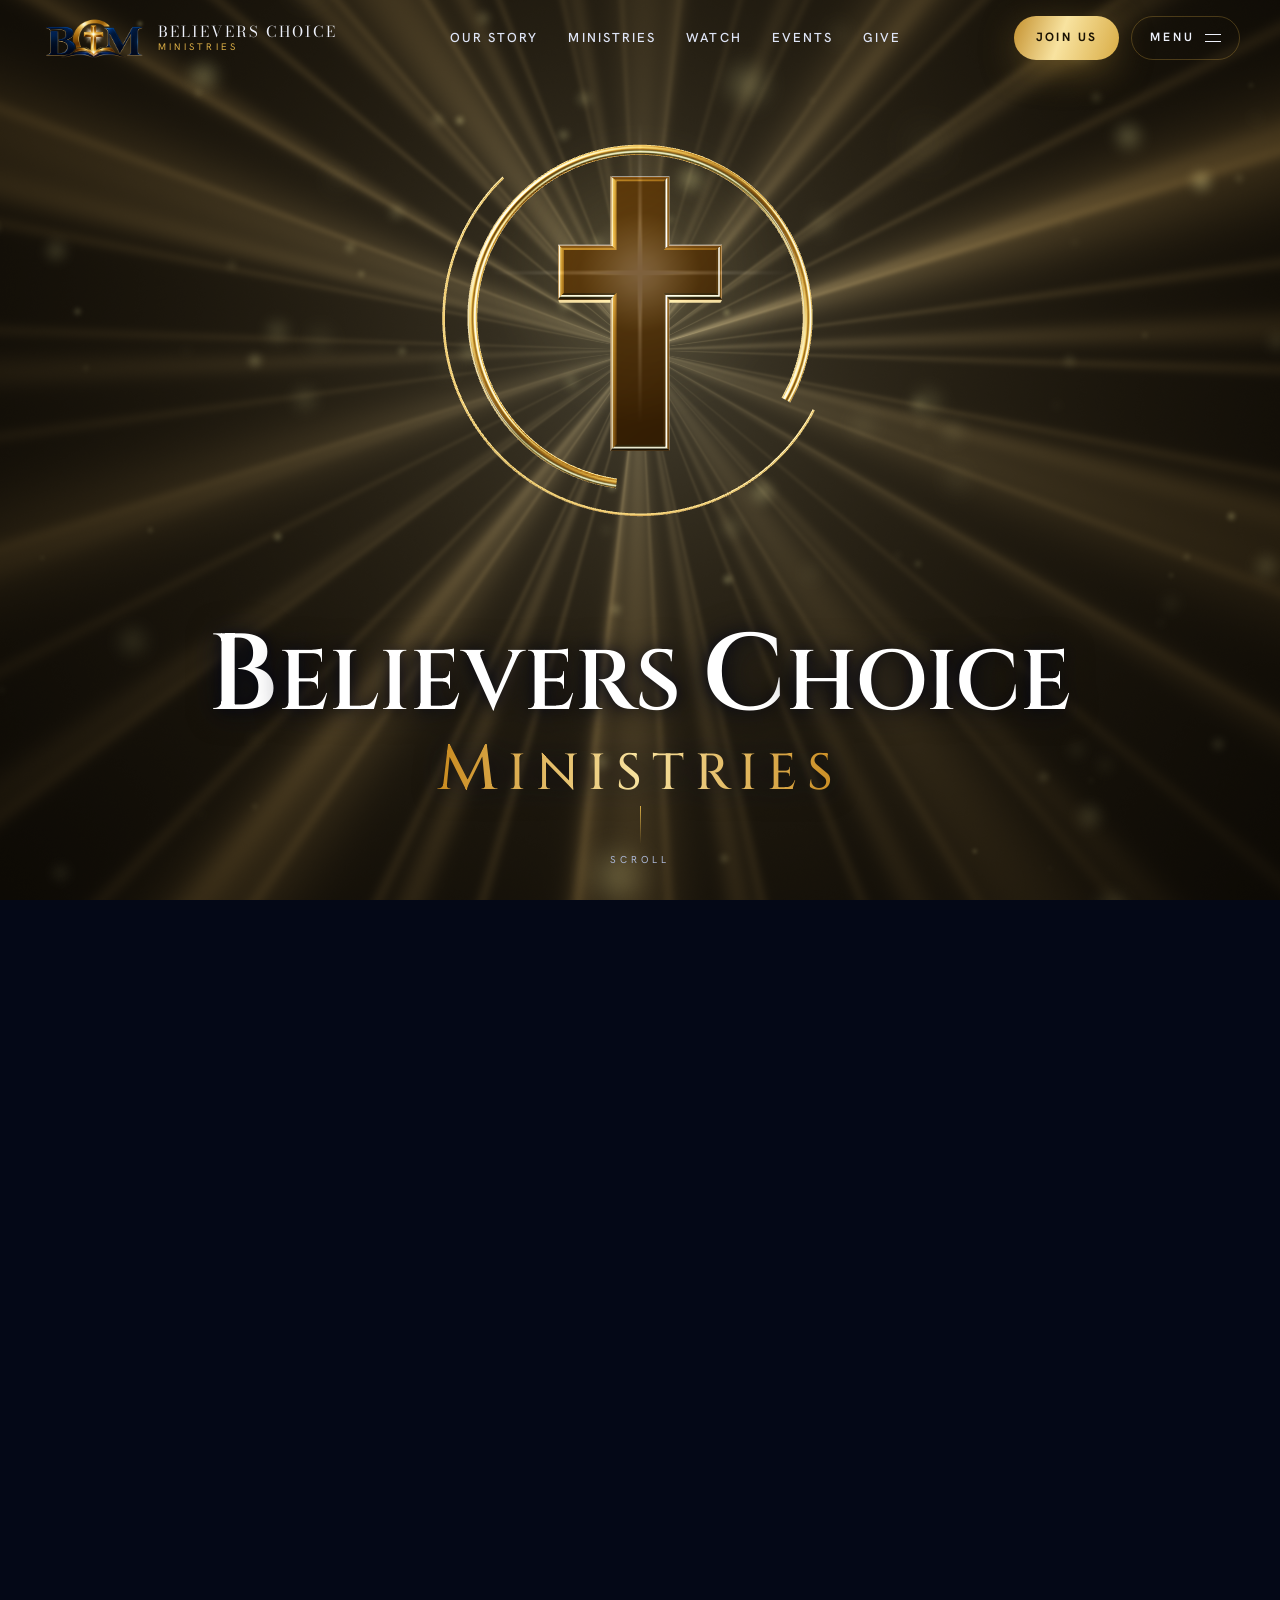
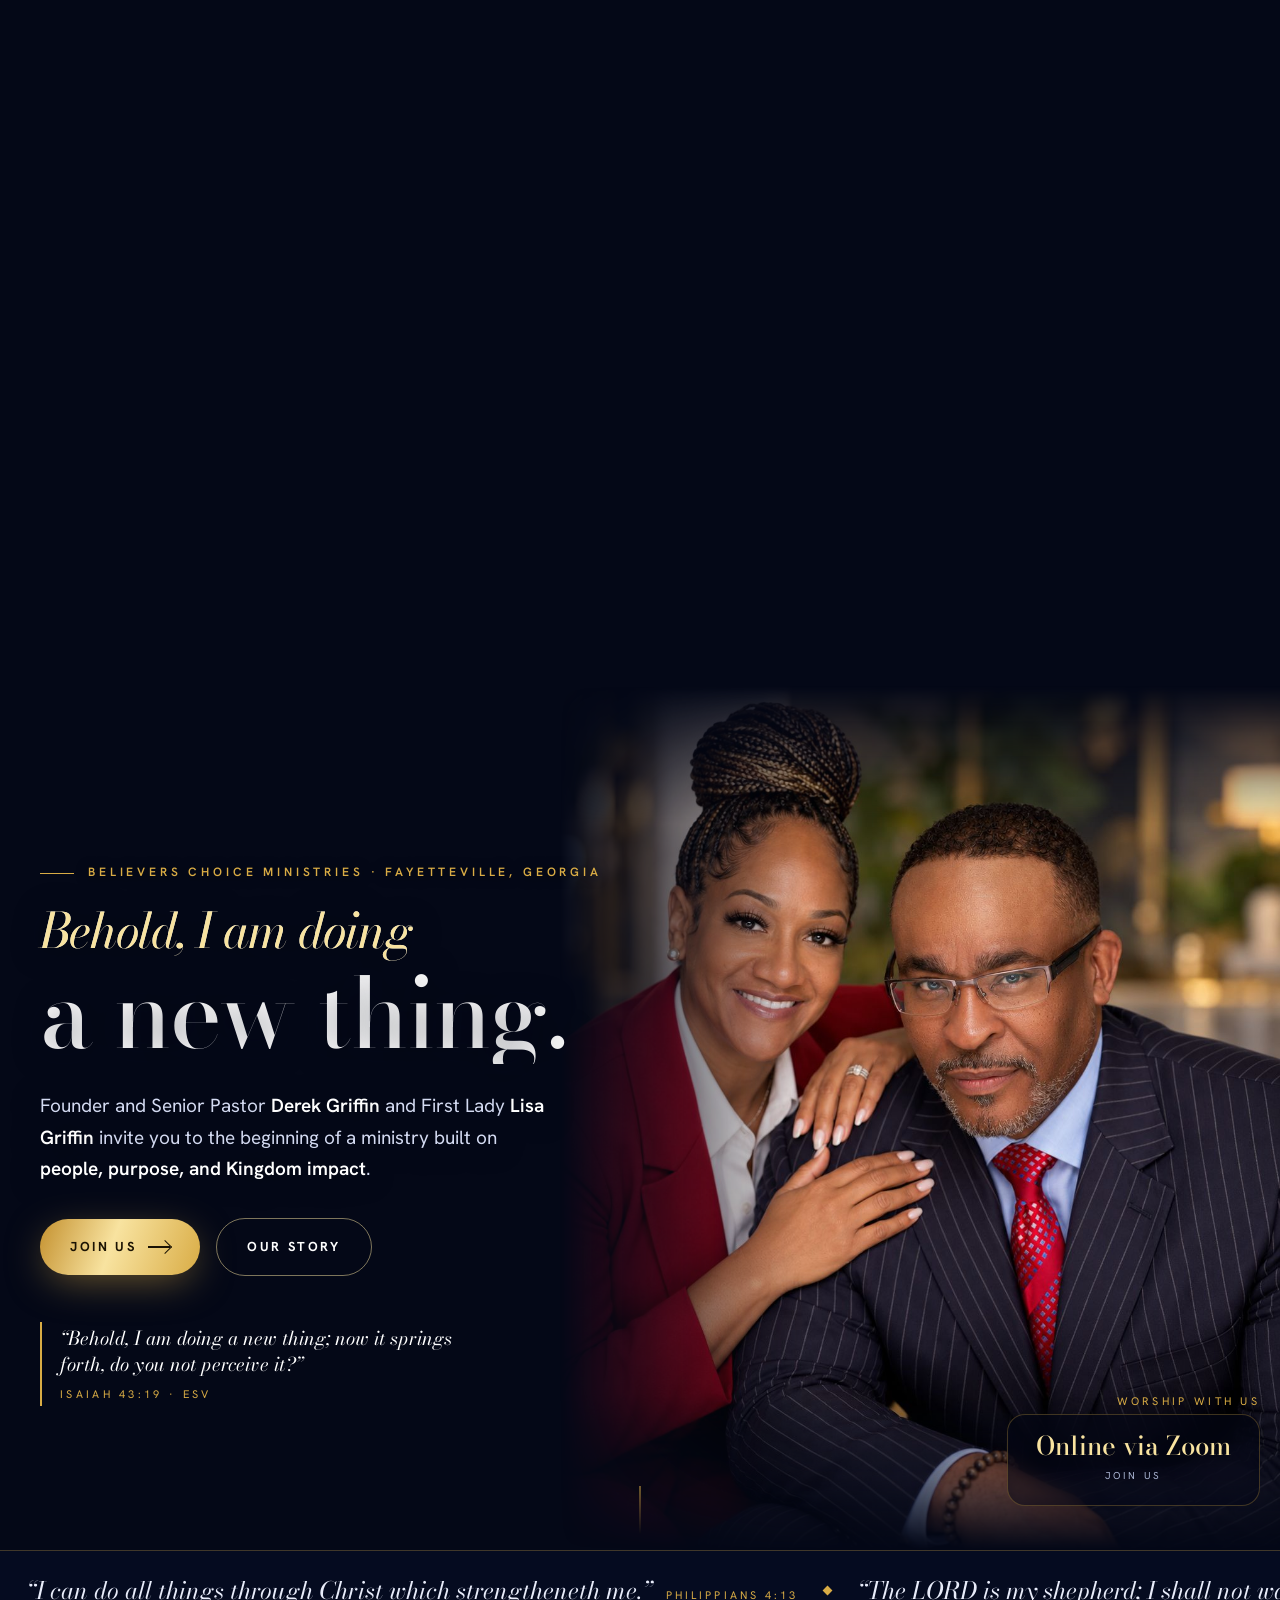
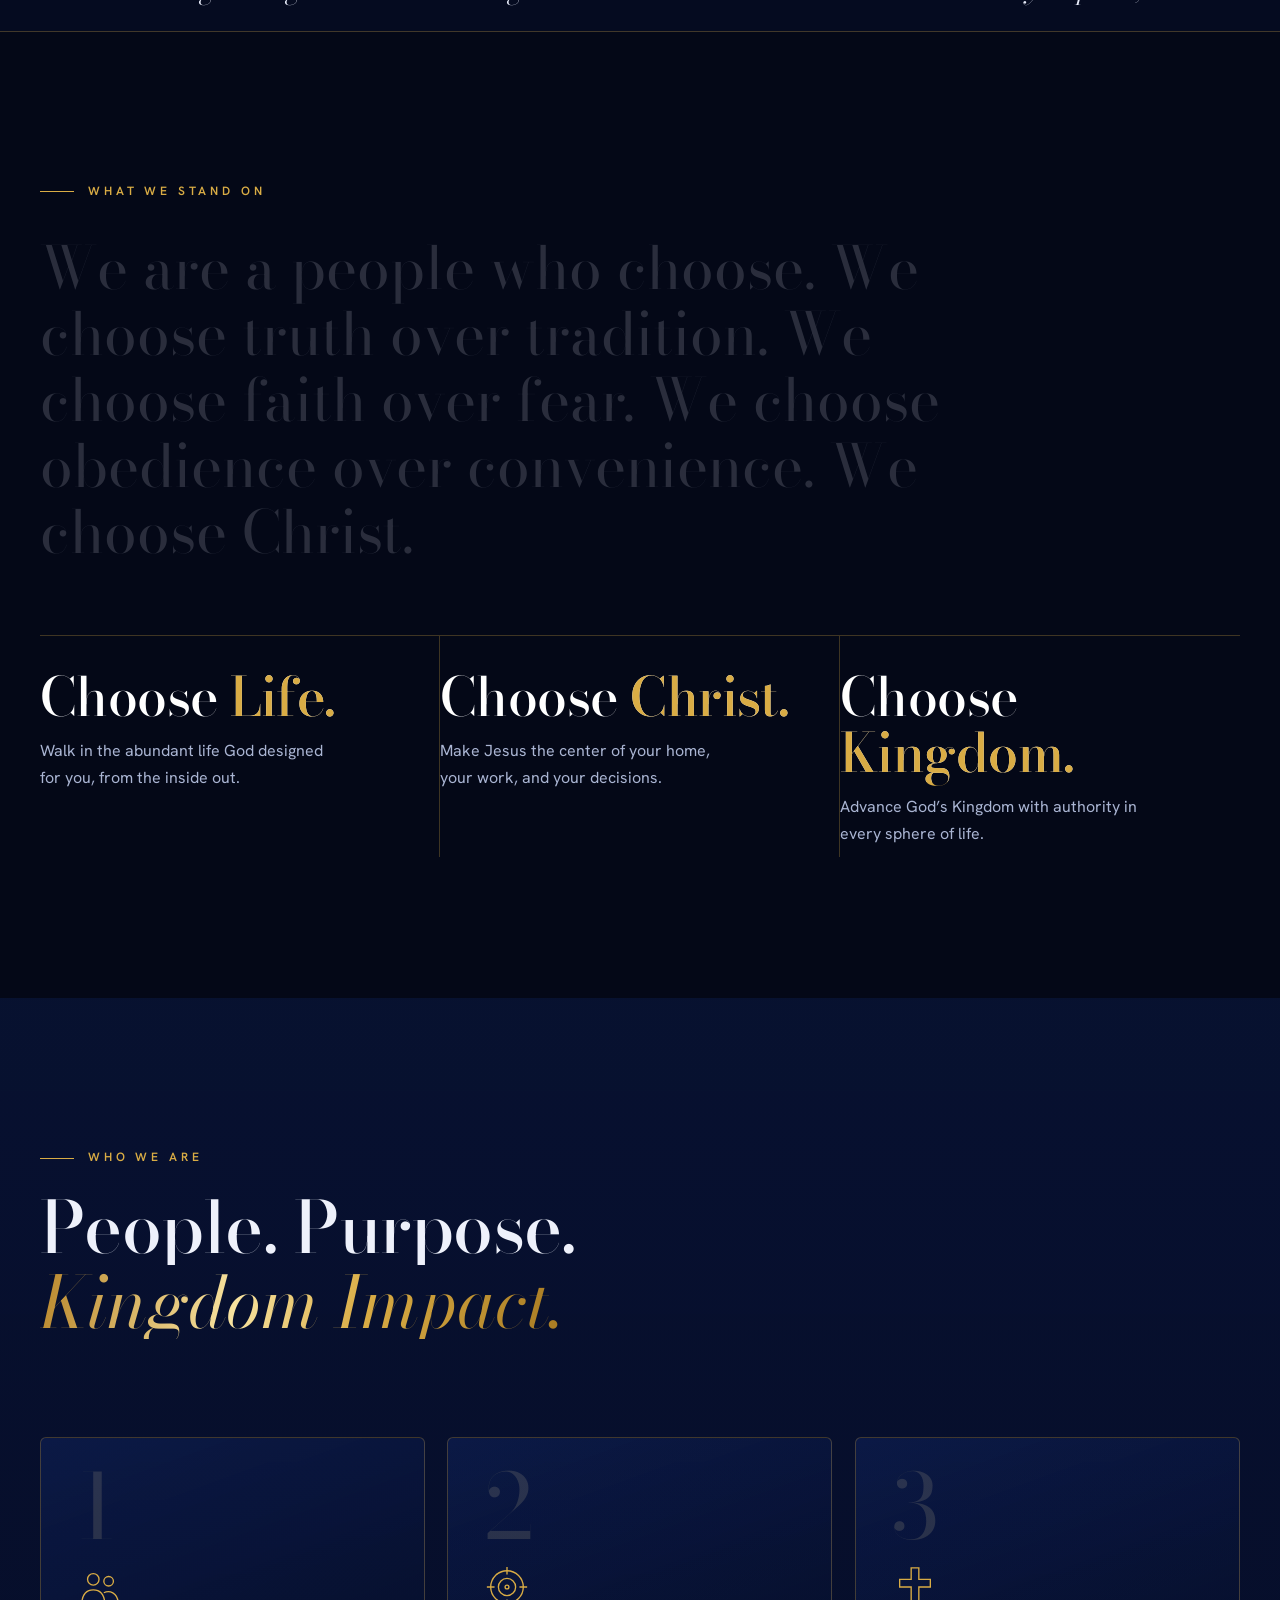
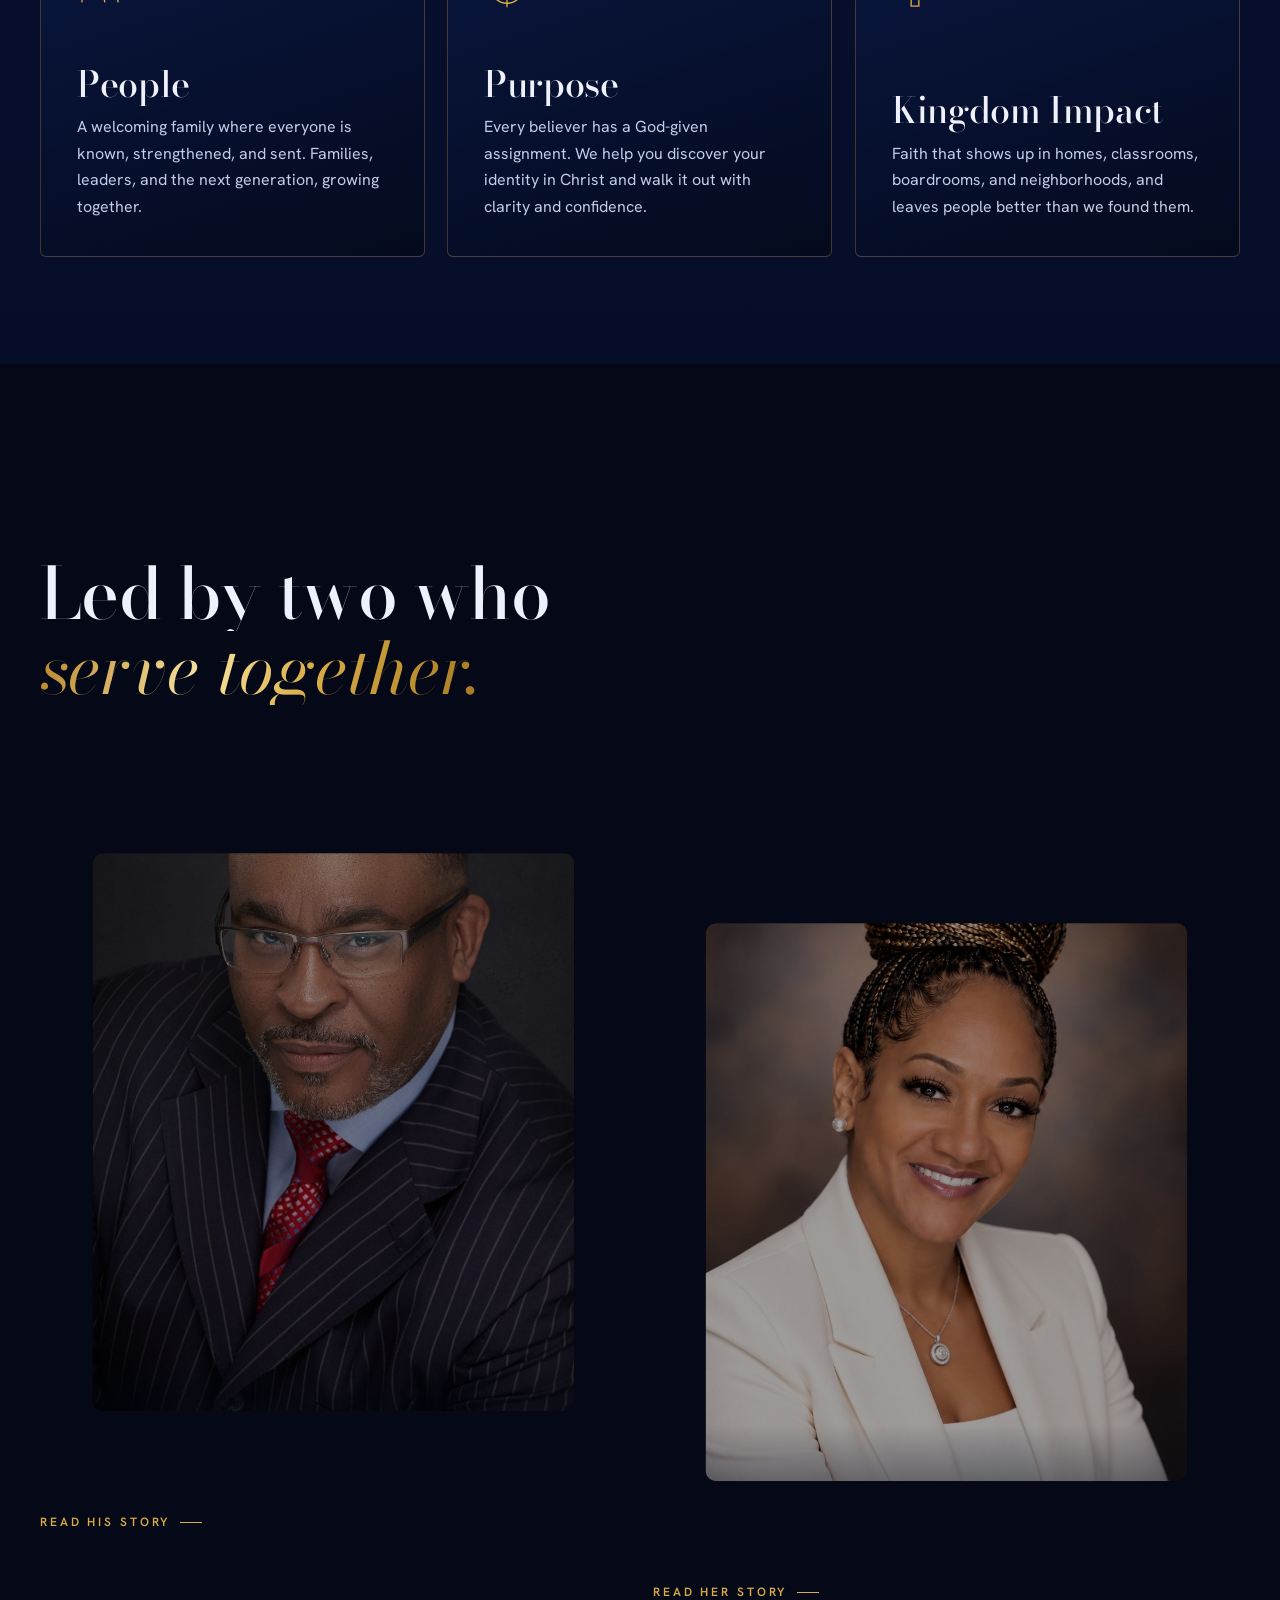
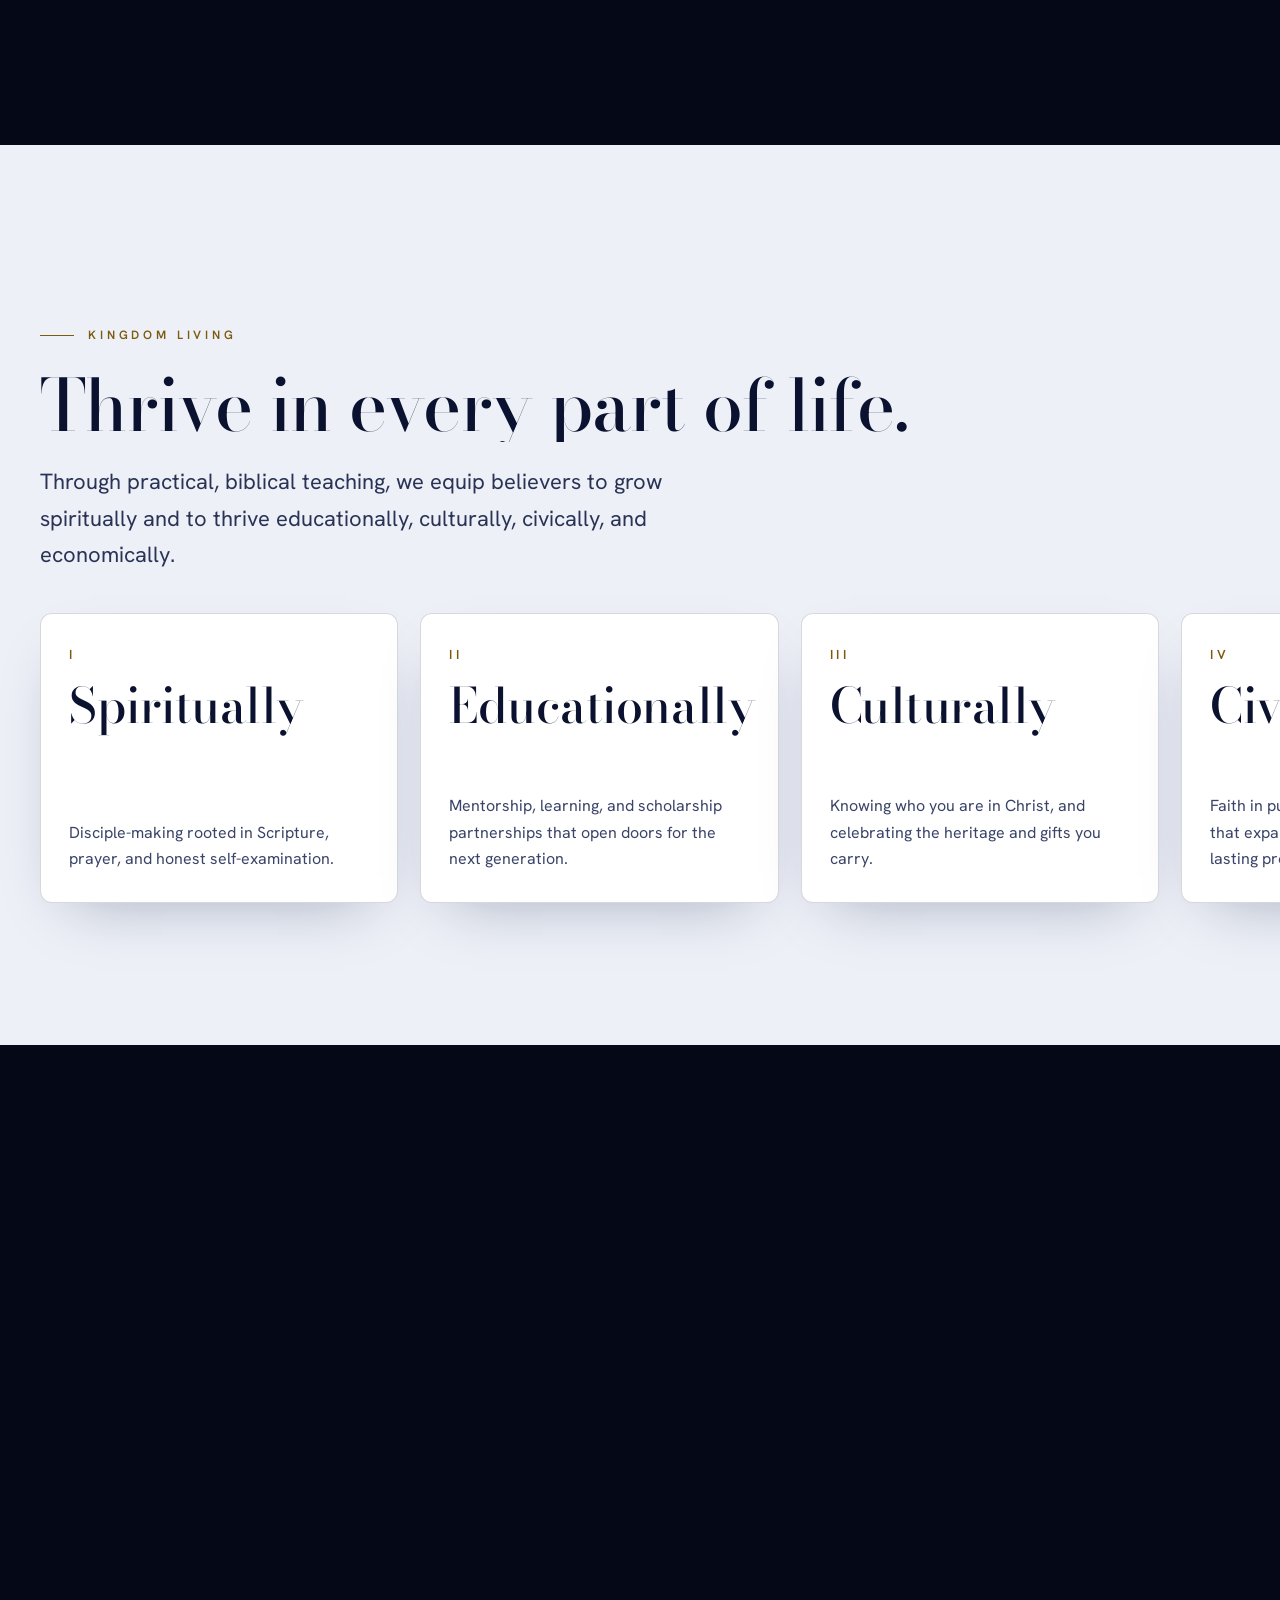
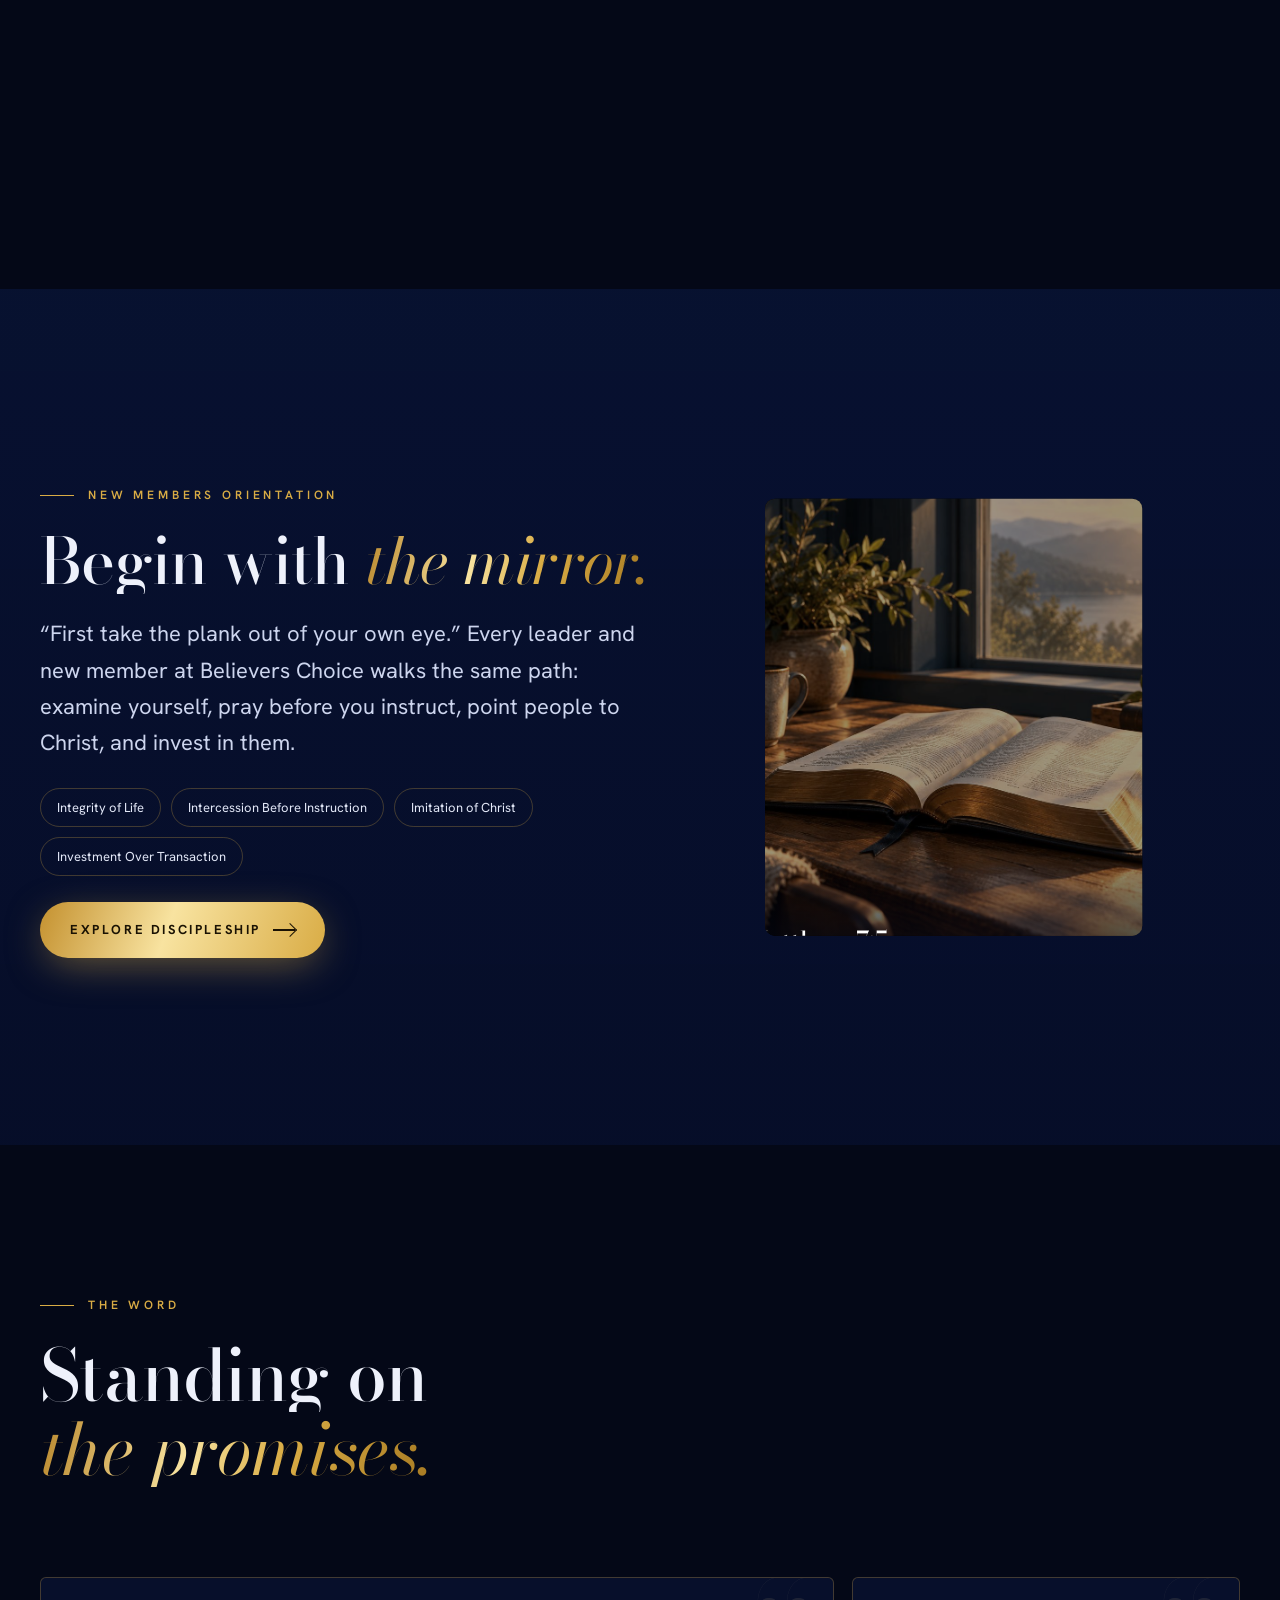
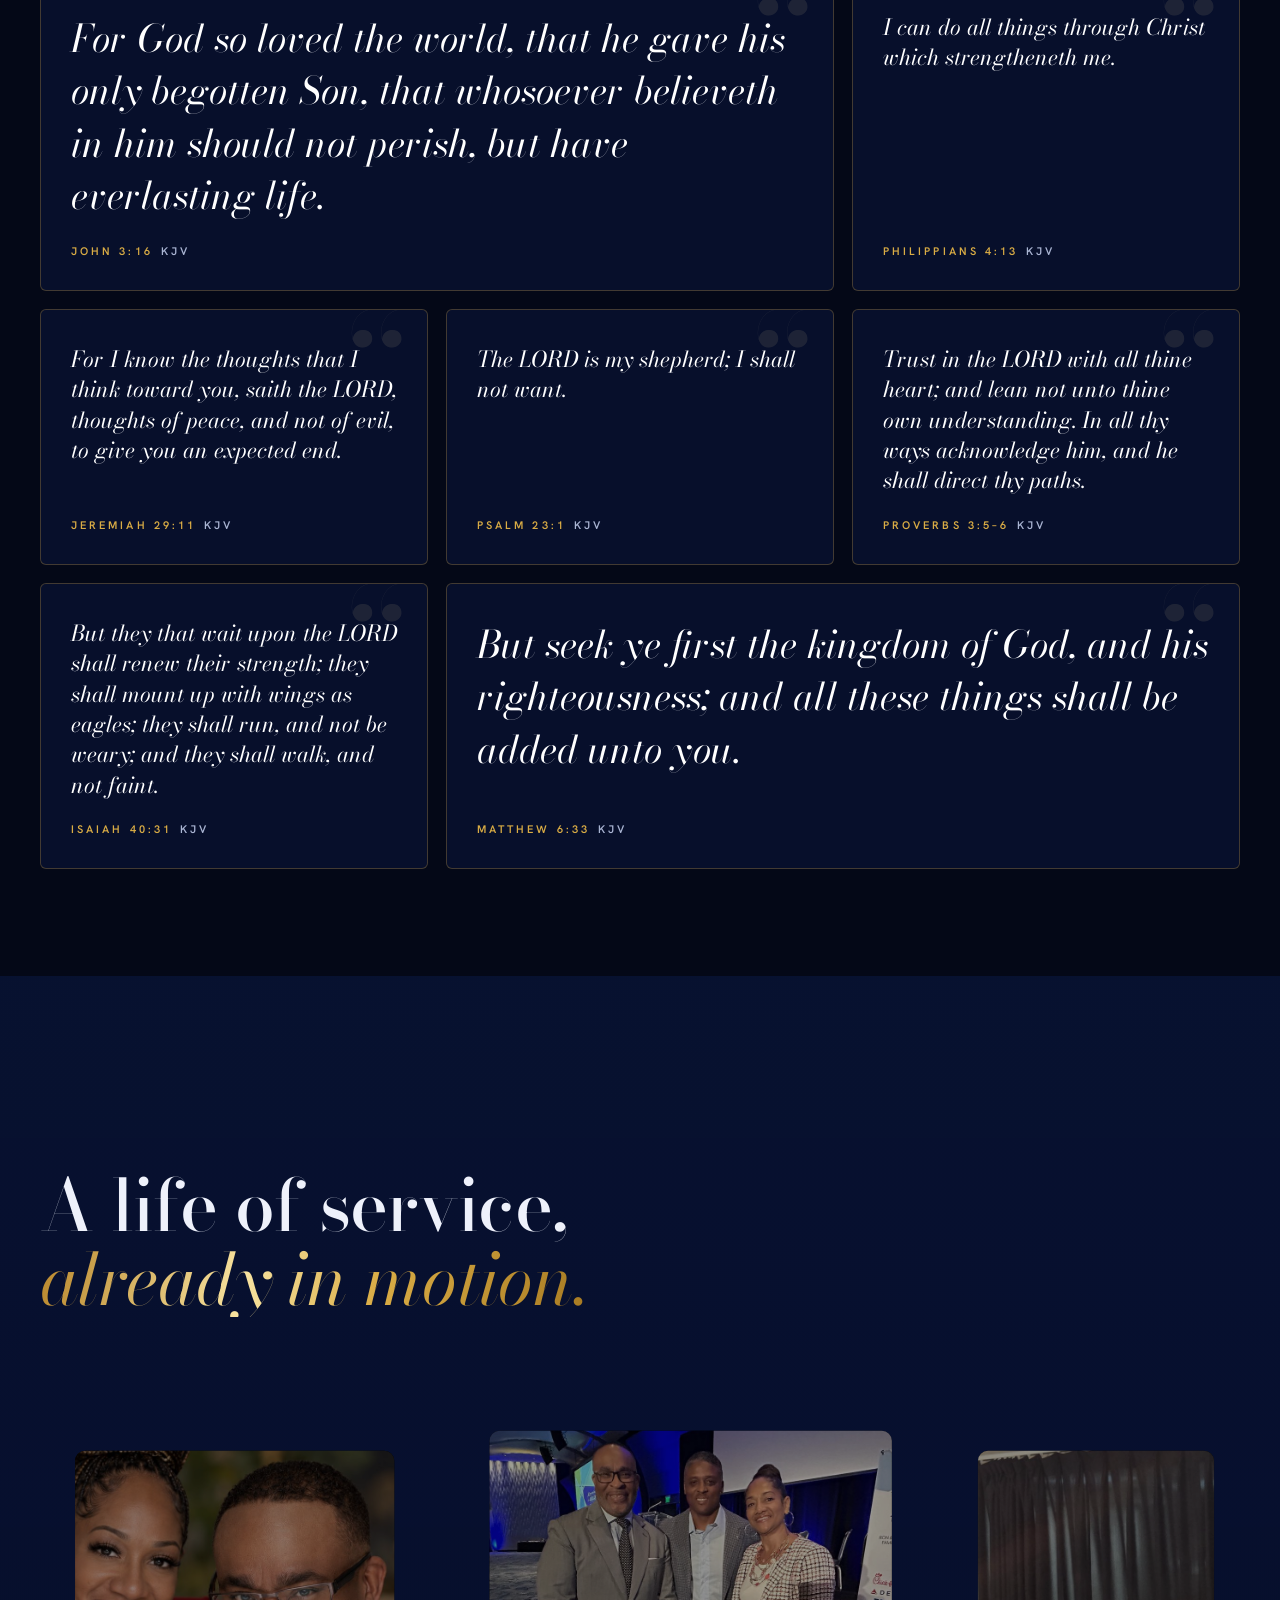
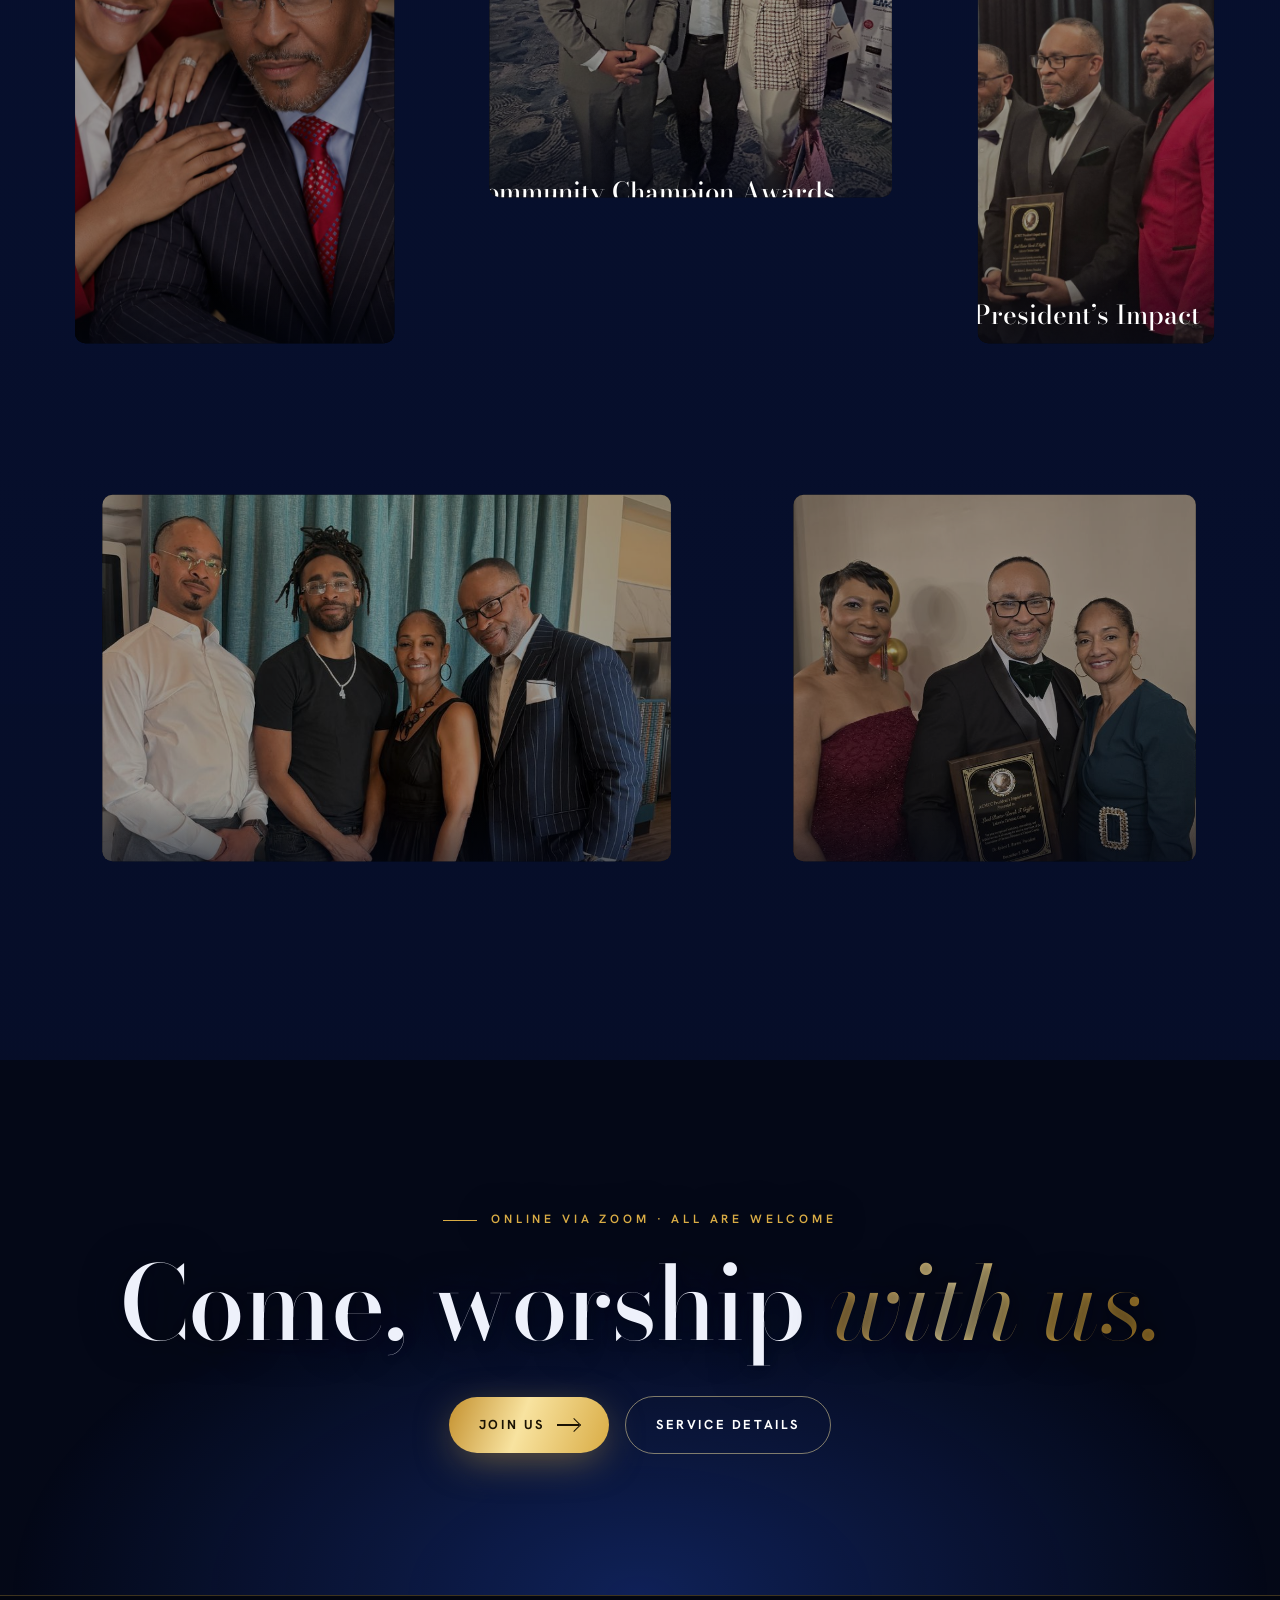
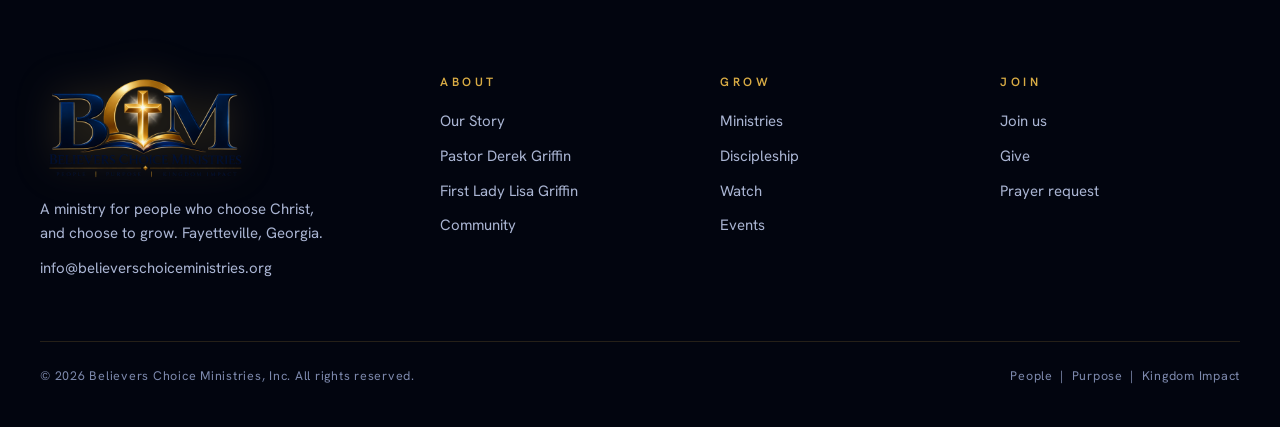
<file: index.html>
<!doctype html>
<html lang="en">
<head>
<meta charset="utf-8">
<meta name="viewport" content="width=device-width,initial-scale=1,viewport-fit=cover">
<title>Believers Choice Ministries</title>
<meta name="theme-color" content="#050b1f">
<meta name="description" content="Believers Choice Ministries, Fayetteville, Georgia. People, Purpose, Kingdom Impact. Join us online via Zoom.">
<link rel="icon" type="image/png" sizes="64x64" href="img/favicon-64.png">
<link rel="icon" type="image/png" sizes="512x512" href="img/favicon-512.png">
<link rel="apple-touch-icon" href="img/apple-touch-icon.png">
<meta property="og:type" content="website">
<meta property="og:title" content="Believers Choice Ministries">
<meta property="og:description" content="People, Purpose, Kingdom Impact. Join us online via Zoom. Fayetteville, Georgia.">
<meta property="og:image" content="img/og-share.png">
<meta name="twitter:card" content="summary_large_image">
<link rel="preconnect" href="https://fonts.googleapis.com">
<link rel="preconnect" href="https://fonts.gstatic.com" crossorigin>
<link rel="stylesheet" href="https://fonts.googleapis.com/css2?family=Bodoni+Moda:ital,opsz,wght@0,6..96,400;0,6..96,500;0,6..96,600;1,6..96,400;1,6..96,500&family=Hanken+Grotesk:wght@400;500;600;700&family=Cinzel:wght@500;600&display=swap">
<link rel="stylesheet" href="css/style.css" charset="utf-8">
<script>document.documentElement.classList.add('js')</script>
</head>
<body>


<svg width="0" height="0" style="position:absolute" aria-hidden="true">
  <symbol id="cross" viewBox="0 0 32 32"><path d="M13 1h6v9h9v6h-9v15h-6V16H4v-6h9z" fill="#f8e3a0" stroke="#d9ac45" stroke-width="1.2" stroke-linejoin="round"/><path d="M14.4 3v9H6v2.6h8.4V29h3.2V14.6H26V12h-8.4V3z" fill="#fff8dc" opacity=".55"/></symbol>
</svg>
<div id="prog" aria-hidden="true"></div><div id="wipe" aria-hidden="true"></div>
<canvas id="gl" aria-hidden="true"></canvas>
<canvas id="fx" aria-hidden="true"></canvas>
<div id="cur" aria-hidden="true"><div class="ring"></div><svg><use href="#cross"/></svg></div>

<header class="top" id="top">
  <div class="wrap">
    <a href="#home" class="brand" aria-label="Believers Choice Ministries home">
      <img src="img/emblem.png" alt="">
      <span>Believers Choice<small>Ministries</small></span>
    </a>
    <nav class="navlinks" aria-label="Primary">
      <a href="#story" data-nav="story">Our Story</a>
      <a href="#ministries" data-nav="ministries">Ministries</a>
      <a href="#watch" data-nav="watch">Watch</a>
      <a href="#events" data-nav="events">Events</a>
      <a href="#give" data-nav="give">Give</a>
    </nav>
    <div class="row" style="gap:12px;flex-wrap:nowrap">
      <a href="#connect" class="btn gold hide-sm" style="padding:12px 22px;font-size:12px">Join Us</a>
      <button class="menu-btn" id="menuBtn" aria-expanded="false" aria-controls="menu"><span>Menu</span><i></i></button>
    </div>
  </div>
</header>

<div class="menu" id="menu" role="dialog" aria-label="Site menu">
  <button class="menu-close" id="menuClose">Close &times;</button>
  <div class="menu-grid">
    <nav class="menu-main" aria-label="All pages">
      <a href="#home"><small>Start</small>Home</a>
      <a href="#story"><small>About</small>Our Story</a>
      <a href="#pastor"><small>About</small>Pastor Derek Griffin</a>
      <a href="#first-lady"><small>About</small>First Lady Lisa Griffin</a>
      <a href="#ministries"><small>Grow</small>Ministries</a>
      <a href="#discipleship"><small>Grow</small>Discipleship</a>
      <a href="#watch"><small>Online</small>Watch</a>
      <a href="#events"><small>Gather</small>Events</a>
      <a href="#community"><small>Serve</small>Community</a>
      <a href="#give"><small>Sow</small>Give</a>
      <a href="#connect"><small>Reach</small>Connect</a>
    </nav>
    <aside class="menu-side">
      <div class="blk"><h4>Worship With Us</h4><p style="color:#fff;font-size:20px">Online via Zoom<br>Until we have a home location</p><a href="#connect" style="color:var(--gold-hi)">Join us &rarr;</a></div>
      <div class="blk"><h4>Find us</h4><p style="color:var(--mist)">Believers Choice Ministries, Inc.<br>Fayetteville, Georgia<br><span style="user-select:all">info@believerschoiceministries.org</span></p></div>
      <div class="blk"><div class="menu-verse">&ldquo;Behold, I am doing a new thing; now it springs forth, do you not perceive it?&rdquo;<br><span style="font-family:var(--font-body);font-style:normal;font-size:11px;letter-spacing:.3em;color:var(--gold)">ISAIAH 43:19</span></div></div>
    </aside>
  </div>
</div>

<main>

<!-- ============ HOME ============ -->
<section class="page" data-page="home">
  <section class="intro" aria-hidden="true"><h2 class="i-h"><span><i>B</i>elievers <i>C</i>hoice</span><em><i>M</i>inistries</em></h2><div class="i-cue"><i></i><span>Scroll</span></div></section>
  <div class="hero">
    <div class="rays"></div>
    <div class="hero-img" data-parallax="0.06"><img src="img/couple.jpg" alt="Pastor Derek Griffin and First Lady Lisa Griffin" fetchpriority="high"></div>
    <div class="wrap hero-in">
      <div class="eyebrow rv">Believers Choice Ministries &middot; Fayetteville, Georgia</div>
      <h1 class="rv d1 shine" data-shine><span class="ital">Behold, I am doing</span>a new thing.</h1>
      <p class="sub rv d2">Founder and Senior Pastor <b>Derek Griffin</b> and First Lady <b>Lisa Griffin</b> invite you to the beginning of a ministry built on <b>people, purpose, and Kingdom impact</b>.</p>
      <div class="row rv d3">
        <a class="btn gold" href="#connect" data-magnet>Join us <span class="arr"></span></a>
        <a class="btn line" href="#story" data-magnet>Our story</a>
      </div>
      <div class="scripture-chip rv d3">&ldquo;Behold, I am doing a new thing; now it springs forth, do you not perceive it?&rdquo;<cite>Isaiah 43:19 &middot; ESV</cite></div>
    </div>
    <div class="count-label">Worship with us</div>
    <div class="count" data-countdown aria-live="off"><div><b data-d>--</b><span>Days</span></div><div><b data-h>--</b><span>Hours</span></div><div><b data-m>--</b><span>Min</span></div><div><b data-s>--</b><span>Sec</span></div></div>
    <div class="scrollcue"></div>
  </div>

  <div class="marq" aria-hidden="true"><div class="marq-track" data-marquee></div></div>

  <section class="sec">
    <div class="wrap">
      <div class="eyebrow rv">What we stand on</div>
      <p class="statement" data-statement style="margin-top:34px">We are a people who choose. We choose truth over tradition. We choose <span class="g">faith</span> over fear. We choose <span class="g">obedience</span> over convenience. We choose Christ.</p>
      <div class="chooser">
        <div class="rv"><h3 class="shine" data-shine>Choose <span>Life.</span></h3><p>Walk in the abundant life God designed for you, from the inside out.</p></div>
        <div class="rv d1"><h3 class="shine" data-shine>Choose <span>Christ.</span></h3><p>Make Jesus the center of your home, your work, and your decisions.</p></div>
        <div class="rv d2"><h3 class="shine" data-shine>Choose <span>Kingdom.</span></h3><p>Advance God&rsquo;s Kingdom with authority in every sphere of life.</p></div>
      </div>
    </div>
  </section>

  <section class="sec navy">
    <div class="wrap">
      <div class="eyebrow rv">Who we are</div>
      <h2 class="h2 rv d1" style="margin-top:22px;max-width:12em">People. Purpose. <span class="gold-text ital">Kingdom Impact.</span></h2>
      <div class="pillars">
        <article class="pillar rv" data-glow><span class="no">1</span>
          <svg viewBox="0 0 48 48"><circle cx="17" cy="16" r="6"/><circle cx="33" cy="18" r="5"/><path d="M5 40c1-9 6-13 12-13s11 4 12 13M28 30c6-3 14 0 15 10"/></svg>
          <h3>People</h3><p>A welcoming family where everyone is known, strengthened, and sent. Families, leaders, and the next generation, growing together.</p></article>
        <article class="pillar rv d1" data-glow><span class="no">2</span>
          <svg viewBox="0 0 48 48"><circle cx="24" cy="24" r="17"/><circle cx="24" cy="24" r="9"/><circle cx="24" cy="24" r="2"/><path d="M24 3v8M24 37v8M3 24h8M37 24h8"/></svg>
          <h3>Purpose</h3><p>Every believer has a God-given assignment. We help you discover your identity in Christ and walk it out with clarity and confidence.</p></article>
        <article class="pillar rv d2" data-glow><span class="no">3</span>
          <svg viewBox="0 0 48 48"><path d="M20 4h8v12h12v8H28v20h-8V24H8v-8h12z"/></svg>
          <h3>Kingdom Impact</h3><p>Faith that shows up in homes, classrooms, boardrooms, and neighborhoods, and leaves people better than we found them.</p></article>
      </div>
    </div>
  </section>

  <section class="sec">
    <div class="wrap">
      <div class="eyebrow rv">Your shepherds</div>
      <h2 class="h2 rv d1" style="margin-top:22px;max-width:11em">Led by two who <span class="ital gold-text">serve together.</span></h2>
      <div class="duo">
        <a href="#pastor" class="rv" data-hover>
          <figure class="lit" data-lit style="--img:url(../img/pastor.jpg)"><img src="img/pastor.jpg" alt="Pastor Derek Griffin" loading="lazy"><figcaption><b>Pastor Derek Griffin</b>Founder and Senior Pastor</figcaption></figure>
          <span class="more">Read his story <span class="arr" style="width:22px;height:1px;background:currentColor;display:inline-block"></span></span>
        </a>
        <a href="#first-lady" class="rv d2" data-hover>
          <figure class="lit" data-lit style="--img:url(../img/lisa.jpg)"><img src="img/lisa.jpg" alt="First Lady Lisa Griffin" loading="lazy" style="object-position:center top"><figcaption><b>First Lady Lisa Griffin</b>First Lady</figcaption></figure>
          <span class="more">Read her story <span class="arr" style="width:22px;height:1px;background:currentColor;display:inline-block"></span></span>
        </a>
      </div>
    </div>
  </section>

  <section class="sec light rail-sec">
    <div class="wrap">
      <div class="eyebrow rv">Kingdom living</div>
      <h2 class="h2 rv d1" style="margin-top:22px;max-width:13em">Thrive in every part of life.</h2>
      <p class="lead rv d2" style="margin-top:22px">Through practical, biblical teaching, we equip believers to grow spiritually and to thrive educationally, culturally, civically, and economically.</p>
      <div class="dims rail">
        <a href="#ministries" class="dim rv" data-hover><small>I</small><h3>Spiritually</h3><p>Disciple-making rooted in Scripture, prayer, and honest self-examination.</p></a>
        <a href="#ministries" class="dim rv" data-hover><small>II</small><h3>Educationally</h3><p>Mentorship, learning, and scholarship partnerships that open doors for the next generation.</p></a>
        <a href="#ministries" class="dim rv" data-hover><small>III</small><h3>Culturally</h3><p>Knowing who you are in Christ, and celebrating the heritage and gifts you carry.</p></a>
        <a href="#ministries" class="dim rv" data-hover><small>IV</small><h3>Civically</h3><p>Faith in public life: community initiatives that expand opportunity and support lasting progress.</p></a>
        <a href="#ministries" class="dim rv" data-hover><small>V</small><h3>Economically</h3><p>Stewardship, careers, and enterprise. Building wealth with wisdom and giving with purpose.</p></a>
      </div>
    </div>
  </section>

  <section class="sec navy">
    <div class="wrap">
      <div class="event" style="grid-template-columns:6fr 5fr">
        <div>
          <div class="eyebrow rv">New members orientation</div>
          <h2 class="h2 rv d1" style="margin-top:22px;font-size:clamp(36px,5vw,72px)">Begin with <span class="ital gold-text">the mirror.</span></h2>
          <p class="lead rv d2" style="margin-top:22px">&ldquo;First take the plank out of your own eye.&rdquo; Every leader and new member at Believers Choice walks the same path: examine yourself, pray before you instruct, point people to Christ, and invest in them.</p>
          <div class="tags rv"><span>Integrity of Life</span><span>Intercession Before Instruction</span><span>Imitation of Christ</span><span>Investment Over Transaction</span></div>
          <div class="row rv" style="margin-top:26px"><a class="btn gold" href="#discipleship" data-magnet>Explore discipleship <span class="arr"></span></a></div>
        </div>
        <figure class="lit rv d1" data-lit style="--img:url(../img/bible.jpg);aspect-ratio:4/5"><img src="img/bible.jpg" alt="An open Bible on a wooden table at sunrise" loading="lazy"><figcaption><b>Matthew 7:5</b>The core text</figcaption></figure>
      </div>
    </div>
  </section>

  <section class="sec">
    <div class="wrap">
      <div class="eyebrow rv">The Word</div>
      <h2 class="h2 rv d1" style="margin-top:22px;max-width:10em">Standing on <span class="ital gold-text">the promises.</span></h2>
      <div class="verses" data-verses></div>
    </div>
  </section>

  <section class="sec navy">
    <div class="wrap">
      <div class="eyebrow rv">Moments</div>
      <h2 class="h2 rv d1" style="margin-top:22px;max-width:12em">A life of service, <span class="ital gold-text">already in motion.</span></h2>
      <div class="gal">
        <figure class="lit g1 rv" data-lit style="--img:url(../img/couple.jpg)"><img src="img/couple.jpg" alt="Pastor Derek Griffin and First Lady Lisa Griffin" loading="lazy" style="object-position:center 20%"><figcaption><b>Together</b>35 years married</figcaption></figure>
        <figure class="lit g2 rv d1" data-lit style="--img:url(../img/cc2.jpg)"><img src="img/cc2.jpg" alt="Pastor Derek Griffin at the Community Champion Awards" loading="lazy"><figcaption><b>Community Champion Awards</b>Christian City</figcaption></figure>
        <figure class="lit g3 rv d2" data-lit style="--img:url(../img/award1.jpg)"><img src="img/award1.jpg" alt="Pastor Derek Griffin receiving the ACMCC President's Impact Award" loading="lazy"><figcaption><b>President&rsquo;s Impact Award</b>ACMCC &middot; December 2025</figcaption></figure>
        <figure class="lit g4 rv" data-lit style="--img:url(../img/family.jpg)"><img src="img/family.jpg" alt="The Griffin family" loading="lazy" style="object-position:center 30%"><figcaption><b>Family first</b></figcaption></figure>
        <figure class="lit g5 rv d1" data-lit style="--img:url(../img/award2.jpg)"><img src="img/award2.jpg" alt="Pastor Derek Griffin holding the ACMCC President's Impact Award" loading="lazy"><figcaption><b>Honored to serve</b></figcaption></figure>
      </div>
    </div>
  </section>
  <div data-cta></div>
</section>

<!-- ============ STORY ============ -->
<section class="page" data-page="story">
  <div class="phero"><div class="wrap">
    <div class="eyebrow rv">Our story</div>
    <h1 class="rv d1">A new thing, <span class="ital gold-text">springing forth.</span></h1>
    <p class="lead rv d2">After more than 27 years of ministry, Pastor Derek and First Lady Lisa Griffin are planting Believers Choice Ministries in Fayetteville, Georgia: a church for people who choose Christ, and choose to grow.</p>
  </div></div>

  <section class="sec" style="padding-top:40px">
    <div class="wrap">
      <div class="cards two">
        <article class="card rv" data-glow style="padding:44px"><small>Our mission</small><h3 style="font-size:clamp(28px,3vw,40px)">Equip. Empower. Advance.</h3><p style="font-size:19px;color:#e3e8f8">To equip and empower believers to boldly choose Christ, walk in uncompromising biblical truth, and advance God&rsquo;s Kingdom with authority in every sphere of life.</p></article>
        <article class="card rv d1" data-glow style="padding:44px"><small>Our vision</small><h3 style="font-size:clamp(28px,3vw,40px)">A global community, transformed.</h3><p style="font-size:19px;color:#e3e8f8">To raise a global community of spiritually mature, Kingdom-minded believers who exercise godly choice, live victoriously, and transform families, communities, and nations.</p></article>
      </div>
    </div>
  </section>

  <section class="sec light">
    <div class="wrap">
      <div class="profile">
        <div class="sticky"><figure class="lit rv" data-lit style="--img:url(../img/couple.jpg);aspect-ratio:2/3"><img src="img/couple.jpg" alt="Pastor Derek and First Lady Lisa Griffin" loading="lazy"></figure></div>
        <div>
          <div class="eyebrow rv">Why Believers Choice</div>
          <h2 class="h2 rv d1" style="margin-top:20px;font-size:clamp(34px,4.6vw,64px)">The name is the message.</h2>
          <p class="rv" style="margin-top:26px;font-size:19px">Every day, believers face a choice: fear or faith, convenience or obedience, tradition or truth. Faith is not drifting into belief. It is deciding, again and again, to follow Christ.</p>
          <p class="rv">Believers Choice Ministries exists to help people make that decision with confidence, and then live it out: at home, at work, in the community, and in the world.</p>
          <div class="pull rv" style="color:var(--pearl-ink)">Choose Life. Choose Christ. Choose Kingdom.</div>
          <p class="rv">Our guiding commitment is simple: disciple, inspire, and empower the people of God for Kingdom living, with humility, compassion, and a deep love for God and His people.</p>
          <div class="row rv" style="margin-top:30px"><a class="btn dark" href="#pastor" data-magnet>Meet Pastor Derek <span class="arr"></span></a><a class="btn dark" href="#first-lady" data-magnet style="background:transparent;color:var(--pearl-ink);border:1px solid var(--pearl-ink)">Meet First Lady Lisa</a></div>
        </div>
      </div>
    </div>
  </section>

  <section class="sec">
    <div class="wrap">
      <div class="eyebrow rv">Our declaration</div>
      <p class="statement" data-statement style="margin-top:30px">We are Believers Choice Ministries. We choose Christ. We choose truth over tradition. We choose <span class="g">faith</span> over fear. We choose <span class="g">obedience</span> over convenience.</p>
      <div class="pull rv" style="margin-top:56px;max-width:760px">Be watchful, stand firm in the faith, be brave, be strong. Let all that you do be done with love.<cite>1 Corinthians 16:13&ndash;14</cite></div>
    </div>
  </section>
  <div data-cta></div>
</section>

<!-- ============ PASTOR ============ -->
<section class="page" data-page="pastor">
  <div class="phero"><div class="wrap">
    <div class="eyebrow rv">Founder and Senior Pastor</div>
    <h1 class="rv d1">Pastor <span class="ital gold-text">Derek Griffin</span></h1>
  </div></div>
  <section class="sec" style="padding-top:30px">
    <div class="wrap profile">
      <div class="sticky"><figure class="lit rv" data-lit style="--img:url(../img/pastor.jpg)"><img src="img/pastor.jpg" alt="Pastor Derek Griffin"></figure></div>
      <div>
        <div class="pull rv" style="margin-top:0">&ldquo;I can do all things through Christ which strengtheneth me.&rdquo;<cite>Philippians 4:13</cite></div>
        <p class="rv" style="font-size:20px;color:#fff">Pastor Derek Griffin is the Founder and Senior Pastor of Believers Choice Ministries, Inc. in Fayetteville, Georgia. His mission is to disciple, inspire, and empower the people of God for Kingdom living.</p>
        <p class="rv">Through practical, biblical teaching, he equips believers to grow spiritually and thrive educationally, culturally, civically, and economically.</p>
        <div class="facts rv"><div><b>27+</b><span>Years in ministry</span></div><div><b>35</b><span>Years married</span></div><div><b>3</b><span>Children</span></div></div>
        <p class="rv">With more than 27 years of ministry service, Pastor Derek leads with humility, compassion, and a deep love for God and His people. He is passionate about strengthening families, developing leaders, and helping people discover their identity and purpose in Christ.</p>
        <p class="rv">An accomplished business leader, he is an insurance agency owner, commercial and residential developer, and executive leader with a global commercial and residential development firm based in Marietta, Georgia. He brings his experience and relationships into community initiatives that expand opportunity and support lasting progress.</p>
        <p class="rv">He also serves as Secretary-Treasurer of the Association of Christian Ministers of Clayton County (ACMCC), partnering with ministry and community leaders to advance education, service, and empowerment.</p>
        <p class="rv">Pastor Derek and his wife of 35 years, First Lady Lisa Griffin, are the proud parents of Darien, Blake, and Kennedy. Together, they are building a welcoming ministry where people can grow in faith, experience meaningful fellowship, and live with Kingdom purpose.</p>
        <div class="tags rv"><span>Pastor &amp; Teacher</span><span>Business Leader</span><span>Developer</span><span>Insurance Agency Owner</span><span>ACMCC Secretary-Treasurer</span></div>
      </div>
    </div>
  </section>
  <section class="sec navy">
    <div class="wrap">
      <div class="eyebrow rv">Recognition</div>
      <div class="event" style="margin-top:34px">
        <figure class="lit rv" data-lit style="--img:url(../img/award1.jpg);aspect-ratio:3/4"><img src="img/award1.jpg" alt="Pastor Derek Griffin receiving the ACMCC President's Impact Award" loading="lazy"></figure>
        <div><h2 class="h2 rv" style="font-size:clamp(34px,4.4vw,62px)">The ACMCC President&rsquo;s <span class="ital gold-text">Impact Award</span></h2>
        <p class="lead rv" style="margin-top:22px">Presented in December 2025 for exceptional leadership, stewardship, and faithful service in advancing the mission and vision of the Association of Christian Ministers of Clayton County.</p></div>
      </div>
    </div>
  </section>
  <div data-cta></div>
</section>

<!-- ============ FIRST LADY ============ -->
<section class="page" data-page="first-lady">
  <div class="phero"><div class="wrap">
    <div class="eyebrow rv">First Lady</div>
    <h1 class="rv d1">First Lady <span class="ital gold-text">Lisa Griffin</span></h1>
  </div></div>
  <section class="sec" style="padding-top:30px">
    <div class="wrap profile">
      <div class="sticky"><figure class="lit rv" data-lit style="--img:url(../img/lisa.jpg)"><img src="img/lisa.jpg" alt="First Lady Lisa Griffin" style="object-position:center top"></figure></div>
      <div>
        <p class="rv" style="font-size:20px;color:#fff">First Lady Lisa Griffin serves alongside her husband, Founder and Senior Pastor Derek Griffin, at Believers Choice Ministries, Inc. in Fayetteville, Georgia. She brings a heart for service and a passion for equipping people to grow in faith, recognize their potential, and pursue their God-given purpose.</p>
        <div class="facts rv"><div><b>20+</b><span>Years in HR</span></div><div><b>35</b><span>Years married</span></div><div><b>ATL</b><span>Atlanta native</span></div></div>
        <p class="rv">An Atlanta native, Lisa is a licensed REALTOR&reg;, life and health insurance agent, and Human Resources professional with more than 20 years of experience helping major companies identify and attract top talent while empowering individuals to achieve their career goals.</p>
        <p class="rv">Her interests include professional development, training, youth coaching, personal image, and presentation. Through mentorship, encouragement, and practical guidance, she helps others build the skills and confidence needed to thrive in today&rsquo;s competitive marketplace.</p>
        <div class="pull rv">Success begins with preparation, professionalism, and purpose.</div>
        <p class="rv">Raised by a father who served as an African Methodist Episcopal (AME) minister and a mother who was an educator, Lisa&rsquo;s foundation is rooted in faith, service, and education. She believes in leading by example and preparing the next generation for success. Her guiding conviction is that in everything we do, we should trust God to guide our steps.</p>
        <p class="rv">Lisa and Pastor Derek have been married for 35 years and are the proud parents of Darien, Blake, and Kennedy. Together, they are building a welcoming ministry that strengthens families, nurtures meaningful relationships, and empowers people to live with faith and purpose.</p>
        <div class="tags rv"><span>Licensed REALTOR&reg;</span><span>Life &amp; Health Insurance</span><span>Human Resources</span><span>Youth Coaching</span><span>Mentorship</span></div>
      </div>
    </div>
  </section>
  <section class="sec light">
    <div class="wrap">
      <div class="eyebrow rv">Together</div>
      <div class="event" style="margin-top:34px">
        <figure class="lit rv" data-lit style="--img:url(../img/couple.jpg);aspect-ratio:5/6"><img src="img/couple.jpg" alt="Pastor Derek and First Lady Lisa Griffin" loading="lazy"></figure>
        <div><h2 class="h2 rv" style="font-size:clamp(34px,4.4vw,62px)">Thirty-five years, <span class="ital" style="color:var(--gold-ink)">one calling.</span></h2>
        <p class="lead rv" style="margin-top:22px">Pastor Derek and First Lady Lisa have built their marriage, their family, and their work on faith, and now they are building a church home for yours.</p>
        <div class="row rv" style="margin-top:30px"><a class="btn dark" href="#pastor" data-magnet>Meet Pastor Derek <span class="arr"></span></a></div></div>
      </div>
    </div>
  </section>
  <div data-cta></div>
</section>

<!-- ============ MINISTRIES ============ -->
<section class="page" data-page="ministries">
  <div class="phero"><div class="wrap">
    <div class="eyebrow rv">Ministries</div>
    <h1 class="rv d1">Kingdom living, <span class="ital gold-text">every day.</span></h1>
    <p class="lead rv d2">Our teaching is practical and biblical. Our goal is a whole life: growing in faith and thriving in the places God has placed you.</p>
  </div></div>
  <section class="sec" style="padding-top:30px">
    <div class="wrap">
      <div class="eyebrow rv">Five spheres</div>
      <div class="cards three" style="margin-top:34px">
        <article class="card rv" data-glow><small>Spiritual</small><h3>Grow in Christ</h3><p>Practical, biblical teaching and disciple-making that moves you from hearing to doing. Built on prayer, the Word, and honest self-examination.</p></article>
        <article class="card rv d1" data-glow><small>Educational</small><h3>Learn and Lead</h3><p>Mentorship and learning for every age, and partnership with the Association of Christian Ministers of Clayton County to advance scholarships and education.</p></article>
        <article class="card rv d2" data-glow><small>Cultural</small><h3>Know Who You Are</h3><p>Discover your identity and purpose in Christ, and honor the heritage, creativity, and gifts God placed in you.</p></article>
        <article class="card rv" data-glow><small>Civic</small><h3>Serve the City</h3><p>Community initiatives that expand opportunity and support lasting progress, because faith belongs in public life.</p></article>
        <article class="card rv d1" data-glow><small>Economic</small><h3>Build with Wisdom</h3><p>Stewardship, career development, professional presence, and enterprise, from the marketplace to the boardroom.</p></article>
        <article class="card rv d2" data-glow style="background:linear-gradient(160deg,rgba(217,172,69,.22),rgba(4,8,23,.4));border-color:var(--gold)"><small>Start here</small><h3>New Here?</h3><p>Join us on Zoom and meet the family.</p><div style="margin-top:18px"><a class="more" href="#connect" data-hover>Join us &rarr;</a></div></article>
      </div>
    </div>
  </section>
  <section class="sec navy">
    <div class="wrap">
      <div class="eyebrow rv">At the heart of the house</div>
      <h2 class="h2 rv d1" style="margin-top:22px;max-width:12em">Families, leaders, and <span class="ital gold-text">intercession.</span></h2>
      <div class="cards three">
        <article class="card rv" data-glow><small>Families</small><h3>Stronger Homes</h3><p>Pastor Derek and First Lady Lisa are in their 35th year of marriage. They are passionate about strengthening families and nurturing meaningful relationships.</p></article>
        <article class="card rv d1" data-glow><small>Leaders &amp; Youth</small><h3>Next Generation</h3><p>Developing leaders and preparing the next generation through mentorship, youth coaching, and practical guidance for confident living.</p></article>
        <article class="card rv d2" data-glow><small>Prayer</small><h3>Intercession First</h3><p>Before we correct, we pray. Intercession aligns our hearts with God&rsquo;s heart, replacing judgment with compassion.</p></article>
      </div>
      <div class="row rv" style="margin-top:50px"><a class="btn gold" href="#discipleship" data-magnet>Explore discipleship <span class="arr"></span></a></div>
    </div>
  </section>
  <div data-cta></div>
</section>

<!-- ============ DISCIPLESHIP ============ -->
<section class="page" data-page="discipleship">
  <div class="phero"><div class="hero-img" style="height:100%;aspect-ratio:2/3;opacity:.7"><img src="img/bible.jpg" alt="An open Bible on a wooden table at sunrise"></div><div class="wrap" style="position:relative;z-index:2">
    <div class="eyebrow rv">Leadership &amp; new members orientation</div>
    <h1 class="rv d1">Remove the plank. <span class="ital gold-text">Then lead.</span></h1>
    <p class="lead rv d2">&ldquo;First take the plank out of your own eye&hellip;&rdquo; Matthew 7:5. At Believers Choice, discipleship begins with a look in the mirror. This is the orientation every leader and new member walks through.</p>
  </div></div>

  <section class="sec" style="padding-top:30px">
    <div class="wrap">
      <div class="eyebrow rv">Training overview</div>
      <h2 class="h2 rv d1" style="margin-top:22px;max-width:12em;font-size:clamp(34px,4.6vw,64px)">Six parts, one path.</h2>
      <div class="cards three"><button class="card rv d0" data-glow data-scroll="d-found" style="text-align:left"><small>Part 01</small><h3>The Ministry Foundation</h3><p>Our mission, vision, and calling.</p></button><button class="card rv d1" data-glow data-scroll="d-core" style="text-align:left"><small>Part 02</small><h3>The Core Text</h3><p>Matthew 7:3-5: the plank and the speck.</p></button><button class="card rv d2" data-glow data-scroll="d-core" style="text-align:left"><small>Part 03</small><h3>Spiritual Self-Examination</h3><p>Why introspection precedes impact.</p></button><button class="card rv d0" data-glow data-scroll="d-pillars" style="text-align:left"><small>Part 04</small><h3>Pillars of Discipleship</h3><p>Four Kingdom principles for disciple-makers.</p></button><button class="card rv d1" data-glow data-scroll="d-scripts" style="text-align:left"><small>Part 05</small><h3>Supporting Scriptures</h3><p>The biblical foundation for self-improvement.</p></button><button class="card rv d2" data-glow data-scroll="d-steps" style="text-align:left"><small>Part 06</small><h3>Practical Application</h3><p>Steps to becoming a Kingdom discipler.</p></button></div>
    </div>
  </section>

  <section class="sec navy" id="d-found">
    <div class="wrap">
      <div class="eyebrow rv">Part 1 &middot; Our foundation</div>
      <h2 class="h2 rv d1" style="margin-top:22px;max-width:12em;font-size:clamp(34px,4.6vw,64px)">Mission, vision &amp; core values.</h2>
      <div class="cards two">
        <article class="card rv" data-glow style="padding:40px"><small>Mission</small><p style="font-size:19px;color:#e3e8f8;margin-top:14px">To equip and empower believers to boldly choose Christ, walk in uncompromising biblical truth, and advance God&rsquo;s Kingdom with authority in every sphere of life.</p></article>
        <article class="card rv d1" data-glow style="padding:40px"><small>Vision</small><p style="font-size:19px;color:#e3e8f8;margin-top:14px">To raise a global community of spiritually mature, Kingdom-minded believers who exercise godly choice, live victoriously, and transform families, communities, and nations.</p></article>
      </div>
      <p class="statement rv" style="margin-top:56px;font-size:clamp(30px,4.4vw,64px)"><span class="gold-text ital">Choose Life. Choose Christ. Choose Kingdom.</span></p>
    </div>
  </section>

  <section class="sec" id="d-core">
    <div class="wrap">
      <div class="event">
        <figure class="lit rv" data-lit style="--img:url(../img/bible.jpg);aspect-ratio:2/3;max-width:460px"><img src="img/bible.jpg" alt="An open Bible on a wooden table at sunrise" loading="lazy"></figure>
        <div>
          <div class="eyebrow rv">Part 2 &middot; The core text</div>
          <h2 class="h2 rv d1" style="margin-top:20px;font-size:clamp(36px,5vw,70px)">Matthew <span class="gold-text ital">7:3&ndash;5</span></h2>
          <div class="pull rv" style="font-size:clamp(20px,2.2vw,28px)">Why do you look at the speck of sawdust in your brother&rsquo;s eye and pay no attention to the plank in your own eye? How can you say to your brother, &lsquo;Let me take the speck out of your eye,&rsquo; when all the time there is a plank in your own eye?<br><br>You hypocrite, first take the plank out of your own eye, and then you will see clearly to remove the speck from your brother&rsquo;s eye.<cite>Matthew 7:3&ndash;5 &middot; New International Version</cite></div>
        </div>
      </div>
    </div>
  </section>

  <section class="sec light">
    <div class="wrap">
      <div class="eyebrow rv">Part 2 &middot; Unpacking the text</div>
      <h2 class="h2 rv d1" style="margin-top:22px;max-width:12em;font-size:clamp(34px,4.6vw,64px)">Three critical observations.</h2>
      <div class="cards three">
        <article class="card rv" data-glow><small>1</small><h3>The Plank</h3><p>The &lsquo;plank&rsquo; represents significant, unaddressed spiritual blindness in the disciple-maker: pride, unconfessed sin, unhealed wounds, or unrenewed thinking that distorts their perception of others.</p></article>
        <article class="card rv d1" data-glow><small>2</small><h3>The Speck</h3><p>The &lsquo;speck&rsquo; represents the real but comparatively smaller struggles of those we are called to disciple. Jesus does not deny the speck exists. He orders the process correctly.</p></article>
        <article class="card rv d2" data-glow><small>3</small><h3>The Hypocrite Warning</h3><p>Jesus reserves the word &lsquo;hypocrite&rsquo; for the leader who attempts to correct others before undergoing their own transformation. Self-examination is not optional. It is the prerequisite.</p></article>
      </div>
    </div>
  </section>

  <section class="sec navy">
    <div class="wrap">
      <div class="eyebrow rv">Part 3 &middot; Why self-examination comes first</div>
      <h2 class="h2 rv d1" style="margin-top:22px;max-width:12em;font-size:clamp(34px,4.6vw,64px)">The spiritual leader&rsquo;s mirror.</h2>
      <div class="cards">
        <article class="card rv" data-glow><small>Credibility</small><h3>Authority is authenticity</h3><p>A leader&rsquo;s authority flows from authenticity. People follow those whose lives reflect the truth they preach.</p><p style="margin-top:12px;color:var(--gold)">1 Timothy 4:12</p></article>
        <article class="card rv d1" data-glow><small>Clarity</small><h3>See clearly</h3><p>Spiritual blind spots distort how we see others. Examining ourselves removes the lens of judgment and replaces it with compassion.</p><p style="margin-top:12px;color:var(--gold)">Galatians 6:1</p></article>
        <article class="card rv d2" data-glow><small>Compassion</small><h3>Grace received, grace given</h3><p>Having faced our own need for grace, we extend grace to others rather than condemnation.</p><p style="margin-top:12px;color:var(--gold)">Romans 2:1</p></article>
        <article class="card rv d3" data-glow><small>Continuity</small><h3>A lifestyle</h3><p>Self-examination is not a one-time event. It is a lifestyle that keeps the disciple-maker spiritually sharp.</p><p style="margin-top:12px;color:var(--gold)">2 Corinthians 13:5</p></article>
      </div>
    </div>
  </section>

  <section class="sec" id="d-scripts">
    <div class="wrap">
      <div class="eyebrow rv">Part 5 &middot; Supporting scriptures</div>
      <h2 class="h2 rv d1" style="margin-top:22px;max-width:13em;font-size:clamp(34px,4.6vw,64px)">The biblical case for spiritual self-improvement.</h2>
      <div class="verses"><figure class="verse rv d0" style="margin:0"><small style="font-size:11px;letter-spacing:.28em;text-transform:uppercase;color:var(--gold-hi)">Self-Examination</small><q>Examine yourselves to see whether you are in the faith; test yourselves.</q><cite>2 Corinthians 13:5<span>NIV</span></cite></figure><figure class="verse rv d1" style="margin:0"><small style="font-size:11px;letter-spacing:.28em;text-transform:uppercase;color:var(--gold-hi)">Ongoing Transformation</small><q>Do not conform to the pattern of this world, but be transformed by the renewing of your mind.</q><cite>Romans 12:1–2<span>NIV</span></cite></figure><figure class="verse rv d2" style="margin:0"><small style="font-size:11px;letter-spacing:.28em;text-transform:uppercase;color:var(--gold-hi)">Gentle Accountability</small><q>If someone is caught in a sin, you who live by the Spirit should restore that person gently. But watch yourself, or you also may be tempted.</q><cite>Galatians 6:1<span>NIV</span></cite></figure><figure class="verse rv d0" style="margin:0"><small style="font-size:11px;letter-spacing:.28em;text-transform:uppercase;color:var(--gold-hi)">Communal Reflection</small><q>Let us examine our ways and test them, and let us return to the Lord.</q><cite>Lamentations 3:40<span>NIV</span></cite></figure><figure class="verse rv d1" style="margin:0"><small style="font-size:11px;letter-spacing:.28em;text-transform:uppercase;color:var(--gold-hi)">Invitation to God</small><q>Search me, God, and know my heart; test me and know my anxious thoughts. See if there is any offensive way in me…</q><cite>Psalm 139:23–24<span>NIV</span></cite></figure><figure class="verse rv d2" style="margin:0"><small style="font-size:11px;letter-spacing:.28em;text-transform:uppercase;color:var(--gold-hi)">Sacred Preparation</small><q>Everyone ought to examine themselves before they eat of the bread and drink from the cup.</q><cite>1 Corinthians 11:28<span>NIV</span></cite></figure></div>
    </div>
  </section>

  <section class="sec light" id="d-pillars">
    <div class="wrap">
      <div class="eyebrow rv">Part 4 &middot; Effective discipleship</div>
      <h2 class="h2 rv d1" style="margin-top:22px;max-width:12em">Four pillars for Kingdom disciple-makers.</h2>
      <div class="dims">
        <div class="dim rv"><small>I</small><h3>Integrity of Life</h3><p>Your life is your message. Disciple-makers do not separate what they preach from how they live. Accountability structures, mentorship, and transparency build integrity. <b>1 Tim 4:12</b></p></div>
        <div class="dim rv"><small>II</small><h3>Intercession Before Instruction</h3><p>Before correcting another, pray. Intercession aligns your heart with God&rsquo;s heart for that person, replacing judgment with compassion and agenda with love. <b>Luke 22:32</b></p></div>
        <div class="dim rv"><small>III</small><h3>Imitation of Christ</h3><p>The goal of discipleship is not behavior modification. It is Christ-likeness. Point every disciple to Jesus, not to yourself, your methods, or your ministry. <b>1 Cor 11:1</b></p></div>
        <div class="dim rv"><small>IV</small><h3>Investment Over Transaction</h3><p>True discipleship is relational, not programmatic. It requires time, patience, and genuine care: the willingness to walk with someone through their process. <b>2 Tim 2:2</b></p></div>
      </div>
    </div>
  </section>

  <section class="sec navy">
    <div class="wrap">
      <div class="eyebrow rv">The disciple-maker&rsquo;s mirror</div>
      <h2 class="h2 rv d1" style="margin-top:22px;max-width:12em">A practical illustration.</h2>
      <div class="vs rv">
        <div class="no"><h4>Without self-examination</h4><ul><li>Leads from unhealed wounds</li><li>Corrects with pride, not grace</li><li>Produces disciples in their own image</li><li>Creates dependency, not maturity</li><li>Ministry becomes performance</li></ul></div>
        <div class="yes"><h4>With self-examination</h4><ul><li>Leads from strength and humility</li><li>Corrects with gentleness and compassion</li><li>Points disciples to Christ alone</li><li>Produces mature, independent believers</li><li>Ministry reflects authentic Kingdom life</li></ul></div>
      </div>
    </div>
  </section>

  <section class="sec light" id="d-steps">
    <div class="wrap">
      <div class="eyebrow rv">Part 6 &middot; Practical application</div>
      <h2 class="h2 rv d1" style="margin-top:22px;max-width:12em">Seven steps to becoming a Kingdom discipler.</h2>
      <div class="steps">
        <div class="step rv"><p>Commit to personal daily devotion and Scripture meditation.</p></div>
        <div class="step rv"><p>Establish an accountability relationship with a spiritual mentor.</p></div>
        <div class="step rv"><p>Conduct regular personal inventory using 2 Corinthians 13:5.</p></div>
        <div class="step rv"><p>Pray specifically for those you are called to disciple before engaging.</p></div>
        <div class="step rv"><p>Lead with questions and listening, not answers and directives.</p></div>
        <div class="step rv"><p>Model the transformation you are calling others to pursue.</p></div>
        <div class="step rv"><p>Celebrate growth in others while remaining teachable yourself.</p></div>
      </div>
    </div>
  </section>

  <section class="sec">
    <div class="wrap">
      <div class="eyebrow rv">Group discussion</div>
      <h2 class="h2 rv d1" style="margin-top:22px;max-width:12em">Reflection questions for leadership.</h2>
      <div class="cards three">
        <article class="card rv" data-glow><small>Q1</small><p style="font-size:18px;color:#fff;margin-top:12px">Where in your own life do you currently sense God calling you to deeper transformation?</p></article>
        <article class="card rv d1" data-glow><small>Q2</small><p style="font-size:18px;color:#fff;margin-top:12px">Is there a pattern of behavior, mindset, or wound that may be affecting how you engage those you lead?</p></article>
        <article class="card rv d2" data-glow><small>Q3</small><p style="font-size:18px;color:#fff;margin-top:12px">What spiritual disciplines are you actively practicing to maintain personal clarity and health?</p></article>
        <article class="card rv" data-glow><small>Q4</small><p style="font-size:18px;color:#fff;margin-top:12px">Who is currently holding you accountable in your own spiritual growth journey?</p></article>
        <article class="card rv d1" data-glow><small>Q5</small><p style="font-size:18px;color:#fff;margin-top:12px">How can this ministry create a culture where leaders model vulnerability and self-examination?</p></article>
      </div>
    </div>
  </section>

  <section class="sec navy">
    <div class="wrap">
      <div class="eyebrow rv">Our declaration</div>
      <p class="statement" data-statement style="margin-top:30px">We are Believers Choice Ministries. We choose Christ. We choose truth over tradition. We choose <span class="g">faith</span> over fear. We choose <span class="g">obedience</span> over convenience.</p>
      <div class="pull rv" style="margin-top:50px;max-width:760px">Be watchful, stand firm in the faith, be brave, be strong. Let all that you do be done with love.<cite>1 Corinthians 16:13&ndash;14</cite></div>
      <p class="note" style="margin-top:40px;max-width:640px">Scripture quotations on this page are from the Holy Bible, New International Version&reg;, NIV&reg;. Copyright &copy; 1973, 1978, 1984, 2011 by Biblica, Inc. Used by permission. All rights reserved worldwide.</p>
    </div>
  </section>
  <div data-cta></div>
</section>

<!-- ============ WATCH ============ -->
<section class="page" data-page="watch">
  <div class="phero"><div class="wrap">
    <div class="eyebrow rv">Watch</div>
    <h1 class="rv d1">Worship from <span class="ital gold-text">anywhere.</span></h1>
    <p class="lead rv d2">Our services are online via Zoom until we have a home location. Reach out and we will send you the link.</p>
  </div></div>
  <section class="sec" style="padding-top:30px">
    <div class="wrap">
      <div class="event">
        <figure class="lit rv" data-lit style="--img:url(../img/couple.jpg)"><img src="img/couple.jpg" alt="Pastor Derek and First Lady Lisa Griffin" loading="lazy"></figure>
        <div>
          <div class="eyebrow rv">Worship with us</div>
          <h2 class="h2 rv d1" style="margin-top:20px;font-size:clamp(36px,5vw,70px)">Join us <span class="gold-text ital">online</span></h2>
          <div class="when rv"><div><small>Where</small><b>Zoom</b></div><div><small>Join</small><b>Request the link</b></div></div>
          <p class="lead rv">We look forward to serving everyone in the Spirit and Love of Jesus Christ.</p>
          <div class="row rv" style="margin-top:30px"><a class="btn gold" href="#connect" data-magnet>Join us <span class="arr"></span></a></div>
        </div>
      </div>
      <div class="how">
        <article class="card rv" data-glow><small>Step 1</small><h3>Request</h3><p>Tell us who you are on the Connect page.</p></article>
        <article class="card rv d1" data-glow><small>Step 2</small><h3>Receive</h3><p>Our team sends you the Zoom invitation.</p></article>
        <article class="card rv d2" data-glow><small>Step 3</small><h3>Join</h3><p>Log in a few minutes early and worship with us.</p></article>
      </div>
    </div>
  </section>
  <section class="sec navy">
    <div class="wrap">
      <div class="eyebrow rv">Message library</div>
      <div class="empty rv" style="margin-top:34px"><h3>Messages are coming soon.</h3><p>Sermons and teaching from Pastor Derek will be posted here.</p></div>
    </div>
  </section>
  <div data-cta></div>
</section>

<!-- ============ EVENTS ============ -->
<section class="page" data-page="events">
  <div class="phero"><div class="wrap">
    <div class="eyebrow rv">Events</div>
    <h1 class="rv d1">Come and <span class="ital gold-text">see.</span></h1>
  </div></div>
  <section class="sec" style="padding-top:30px">
    <div class="wrap">
      <div class="event">
        <figure class="lit rv" data-lit style="--img:url(../img/couple.jpg)"><img src="img/couple.jpg" alt="Pastor Derek and First Lady Lisa Griffin" loading="lazy"></figure>
        <div>
          <div class="eyebrow rv">Worship with us</div>
          <h2 class="h2 rv d1" style="margin-top:20px;font-size:clamp(36px,5vw,70px)">Join us <span class="gold-text ital">on Zoom</span></h2>
          <div class="when rv"><div><small>Where</small><b>Online via Zoom</b></div><div><small>Join</small><b>Request the link</b></div></div>
          <p class="lead rv">Founder and Senior Pastor Derek Griffin and First Lady Lisa Griffin welcome you to worship with Believers Choice Ministries online via Zoom, until we have a home location.</p>
          <div class="pull rv" style="font-size:22px">Behold, I am doing a new thing; now it springs forth, do you not perceive it?<cite>Isaiah 43:19 &middot; ESV</cite></div>
          <div class="row rv"><a class="btn gold" href="#connect" data-magnet>Join us <span class="arr"></span></a></div>
        </div>
      </div>
    </div>
  </section>
  <section class="sec navy">
    <div class="wrap">
      <div class="eyebrow rv">What&rsquo;s next</div>
      <div class="empty rv" style="margin-top:34px"><h3>More dates are coming.</h3><p>Check back for upcoming gatherings, classes, and community events.</p></div>
    </div>
  </section>
  <div data-cta></div>
</section>

<!-- ============ COMMUNITY ============ -->
<section class="page" data-page="community">
  <div class="phero"><div class="wrap">
    <div class="eyebrow rv">Community</div>
    <h1 class="rv d1">Faith that <span class="ital gold-text">shows up.</span></h1>
    <p class="lead rv d2">Pastor Derek and First Lady Lisa have long poured into their community through education, service, and partnership. That work travels with them.</p>
  </div></div>
  <section class="sec light" style="padding-top:clamp(50px,7vw,90px)">
    <div class="wrap">
      <div class="partner rv">
        <img src="img/acmcc.jpg" alt="The Association of Christian Ministers of Clayton County logo">
        <div><div class="eyebrow">Partner</div><h2 class="h2" style="font-size:clamp(30px,3.6vw,50px);margin:14px 0 14px">Association of Christian Ministers of Clayton County</h2>
        <p>Pastor Derek serves as Secretary-Treasurer of the ACMCC, partnering with ministry and community leaders to advance <b>scholarships, education, and empowerment</b>. In December 2025 he received the ACMCC President&rsquo;s Impact Award.</p></div>
      </div>
    </div>
  </section>
  <section class="sec">
    <div class="wrap">
      <div class="eyebrow rv">In the community</div>
      <h2 class="h2 rv d1" style="margin-top:22px;max-width:12em">Showing up where <span class="ital gold-text">it counts.</span></h2>
      <div class="duo" style="grid-template-columns:3fr 2fr;align-items:start">
        <figure class="lit rv" data-lit style="--img:url(../img/cc2.jpg);aspect-ratio:4/3"><img src="img/cc2.jpg" alt="Community Champion Awards" loading="lazy"><figcaption><b>Community Champion Awards</b>Christian City</figcaption></figure>
        <figure class="lit rv d1" data-lit style="--img:url(../img/award2.jpg);aspect-ratio:3/4"><img src="img/award2.jpg" alt="ACMCC President's Impact Award" loading="lazy"><figcaption><b>President&rsquo;s Impact Award</b>ACMCC</figcaption></figure>
      </div>
      <div class="cards three" style="margin-top:60px">
        <article class="card rv" data-glow><small>Education</small><h3>Scholarships</h3><p>Helping the next generation step into college and career with support and encouragement.</p></article>
        <article class="card rv d1" data-glow><small>Service</small><h3>Neighbors helping neighbors</h3><p>Meeting real needs alongside local ministry and civic partners.</p></article>
        <article class="card rv d2" data-glow><small>Empowerment</small><h3>Opportunity</h3><p>Using business experience and relationships to expand opportunity and support lasting progress.</p></article>
      </div>
    </div>
  </section>
  <div data-cta></div>
</section>

<!-- ============ GIVE ============ -->
<section class="page" data-page="give">
  <div class="phero"><div class="wrap">
    <div class="eyebrow rv">Give</div>
    <h1 class="rv d1">Sow into <span class="ital gold-text">the new thing.</span></h1>
  </div></div>
  <section class="sec" style="padding-top:30px">
    <div class="wrap">
      <div class="pull rv" style="font-size:clamp(26px,3.6vw,48px);max-width:900px">Every man according as he purposeth in his heart, so let him give; not grudgingly, or of necessity: for God loveth a cheerful giver.<cite>2 Corinthians 9:7 &middot; KJV</cite></div>
      <p class="lead rv" style="margin-top:36px">Your generosity helps Believers Choice Ministries disciple, inspire, and empower people for Kingdom living, and serve our community from day one.</p>
      <div class="give-panel rv" data-glow>
        <small>Tithes &amp; offerings</small>
        <h2>Give online, securely.</h2>
        <p data-give-note>Online giving is being set up. Reach out and we will make sure you are among the first to know.</p>
        <div class="row"><a class="btn gold" href="#connect" data-give data-magnet>Giving link coming soon <span class="arr"></span></a></div>
      </div>
      <div class="cards three" style="margin-top:28px">
        <article class="card rv" data-glow><small>01</small><h3>Disciple</h3><p>Teaching, mentorship, and discipleship that help people follow Christ with confidence.</p></article>
        <article class="card rv d1" data-glow><small>02</small><h3>Serve</h3><p>Community outreach and care for families in Fayetteville and beyond.</p></article>
        <article class="card rv d2" data-glow><small>03</small><h3>Empower</h3><p>Education, opportunity, and Kingdom impact that leaves people better than we found them.</p></article>
      </div>
      <div class="verses" style="margin-top:28px"><figure class="verse rv d0" style="margin:0"><q>Honour the LORD with thy substance, and with the firstfruits of all thine increase.</q><cite>Proverbs 3:9 &middot; KJV</cite></figure><figure class="verse rv d1" style="margin:0"><q>It is more blessed to give than to receive.</q><cite>Acts 20:35 &middot; KJV</cite></figure></div>
      <p class="rv" style="margin-top:34px;color:var(--mist)">Questions about giving? Email <a href="mailto:info@believerschoiceministries.org" style="color:var(--gold-hi)">info@believerschoiceministries.org</a>.</p>
    </div>
  </section>
  <div data-cta></div>
</section>

<!-- ============ CONNECT ============ -->
<section class="page" data-page="connect">
  <div class="phero"><div class="wrap">
    <div class="eyebrow rv">Connect</div>
    <h1 class="rv d1">You&rsquo;re <span class="ital gold-text">invited.</span></h1>
    <p class="lead rv d2">Join us on Zoom, ask for prayer, or tell us how you would like to serve.</p>
  </div></div>
  <section class="sec" style="padding-top:30px">
    <div class="wrap connect-grid" id="connectGrid">
      <div>
        <div class="rv">
          <div class="eyebrow">Email us</div>
          <h2 class="h2 mailbig" style="margin:18px 0 8px;user-select:all">info@believerschoiceministries.org</h2>
          <div class="row" style="margin:16px 0 34px"><button type="button" class="btn line" id="copyEmail" data-magnet>Copy email address</button><span class="note" id="copyNote" role="status"></span></div>
          <p class="lead" style="margin-bottom:26px">Tap a button below and your email app opens with the message started. If nothing opens, copy the address and write to us from any email account.</p>
          <div class="how how-2" style="margin-top:0">
            <a class="card" data-glow data-hover href="mailto:info@believerschoiceministries.org?subject=Join%20us%20on%20Zoom&amp;body=Hello%20Believers%20Choice%20Ministries%2C%5Cn%5CnI%20would%20like%20the%20link%20to%20join%20your%20Zoom%20service.%5Cn%5CnName%3A%5CnPhone%20%28optional%29%3A%5Cn"><small>Most popular</small><h3 style="font-size:26px">Join us on Zoom</h3><p>Ask for the service link.</p></a>
            <a class="card" data-glow data-hover href="mailto:info@believerschoiceministries.org?subject=Prayer%20request&amp;body=Hello%20Believers%20Choice%20Ministries%2C%5Cn%5CnPlease%20pray%20for%3A%5Cn%5CnName%20%28optional%29%3A%5Cn"><small>Pray with us</small><h3 style="font-size:26px">Prayer request</h3><p>Share what we can pray about.</p></a>
            <a class="card" data-glow data-hover href="mailto:info@believerschoiceministries.org?subject=New%20members%20orientation&amp;body=Hello%20Believers%20Choice%20Ministries%2C%5Cn%5CnI%20would%20like%20to%20join%20new%20members%20orientation.%5Cn%5CnName%3A%5CnPhone%20%28optional%29%3A%5Cn"><small>Get started</small><h3 style="font-size:26px">New members orientation</h3><p>Begin the discipleship path.</p></a>
            <a class="card" data-glow data-hover href="mailto:info@believerschoiceministries.org?subject=Question%20or%20how%20I%20can%20serve&amp;body=Hello%20Believers%20Choice%20Ministries%2C%5Cn%5Cn"><small>Say hello</small><h3 style="font-size:26px">Questions or serving</h3><p>Ask a question or offer to help.</p></a>
          </div>
        </div>
      </div>
      <aside class="rv">
        <div class="card" style="padding:34px"><small>Where</small><h3 style="font-size:28px">Fayetteville, Georgia</h3><p>Believers Choice Ministries, Inc.</p>
          <hr style="border:0;border-top:1px solid var(--line);margin:24px 0">
          <small>Worship with us</small><h3 style="font-size:28px">Online via Zoom</h3><p>Until we have a home location.</p>
          <hr style="border:0;border-top:1px solid var(--line);margin:24px 0">
          <small>Email</small><h3 class="mail-aside" style="user-select:all">info@<wbr>believerschoiceministries.org</h3></div>
      </aside>
    </div>
  </section>
</section>

</main>

<footer class="foot">
  <div class="wrap">
    <div class="foot-grid">
      <div><img class="lg" src="img/logo-full.png" alt="Believers Choice Ministries: People, Purpose, Kingdom Impact" style="filter:drop-shadow(0 0 20px rgba(217,172,69,.25))"><p>A ministry for people who choose Christ, and choose to grow. Fayetteville, Georgia.</p><p style="margin-top:10px;user-select:all">info@believerschoiceministries.org</p></div>
      <div><h4>About</h4><a href="#story">Our Story</a><a href="#pastor">Pastor Derek Griffin</a><a href="#first-lady">First Lady Lisa Griffin</a><a href="#community">Community</a></div>
      <div><h4>Grow</h4><a href="#ministries">Ministries</a><a href="#discipleship">Discipleship</a><a href="#watch">Watch</a><a href="#events">Events</a></div>
      <div><h4>Join</h4><a href="#connect">Join us</a><a href="#give">Give</a><a href="#connect">Prayer request</a></div>
    </div>
    <div class="legal"><span>&copy; 2026 Believers Choice Ministries, Inc. All rights reserved.</span><span>People &nbsp;|&nbsp; Purpose &nbsp;|&nbsp; Kingdom Impact</span></div>
  </div>
</footer>

<script src="js/app.js" charset="utf-8"></script>
<script src="js/vendor/gsap.min.js" defer></script>
<script src="js/vendor/ScrollTrigger.min.js" defer></script>
<script src="js/vendor/SplitText.min.js" defer></script>
<script src="js/vendor/lenis.min.js" defer></script>
<script src="js/scene.js" defer></script>
<script src="js/motion.js" defer></script>
</body>
</html>
</file>
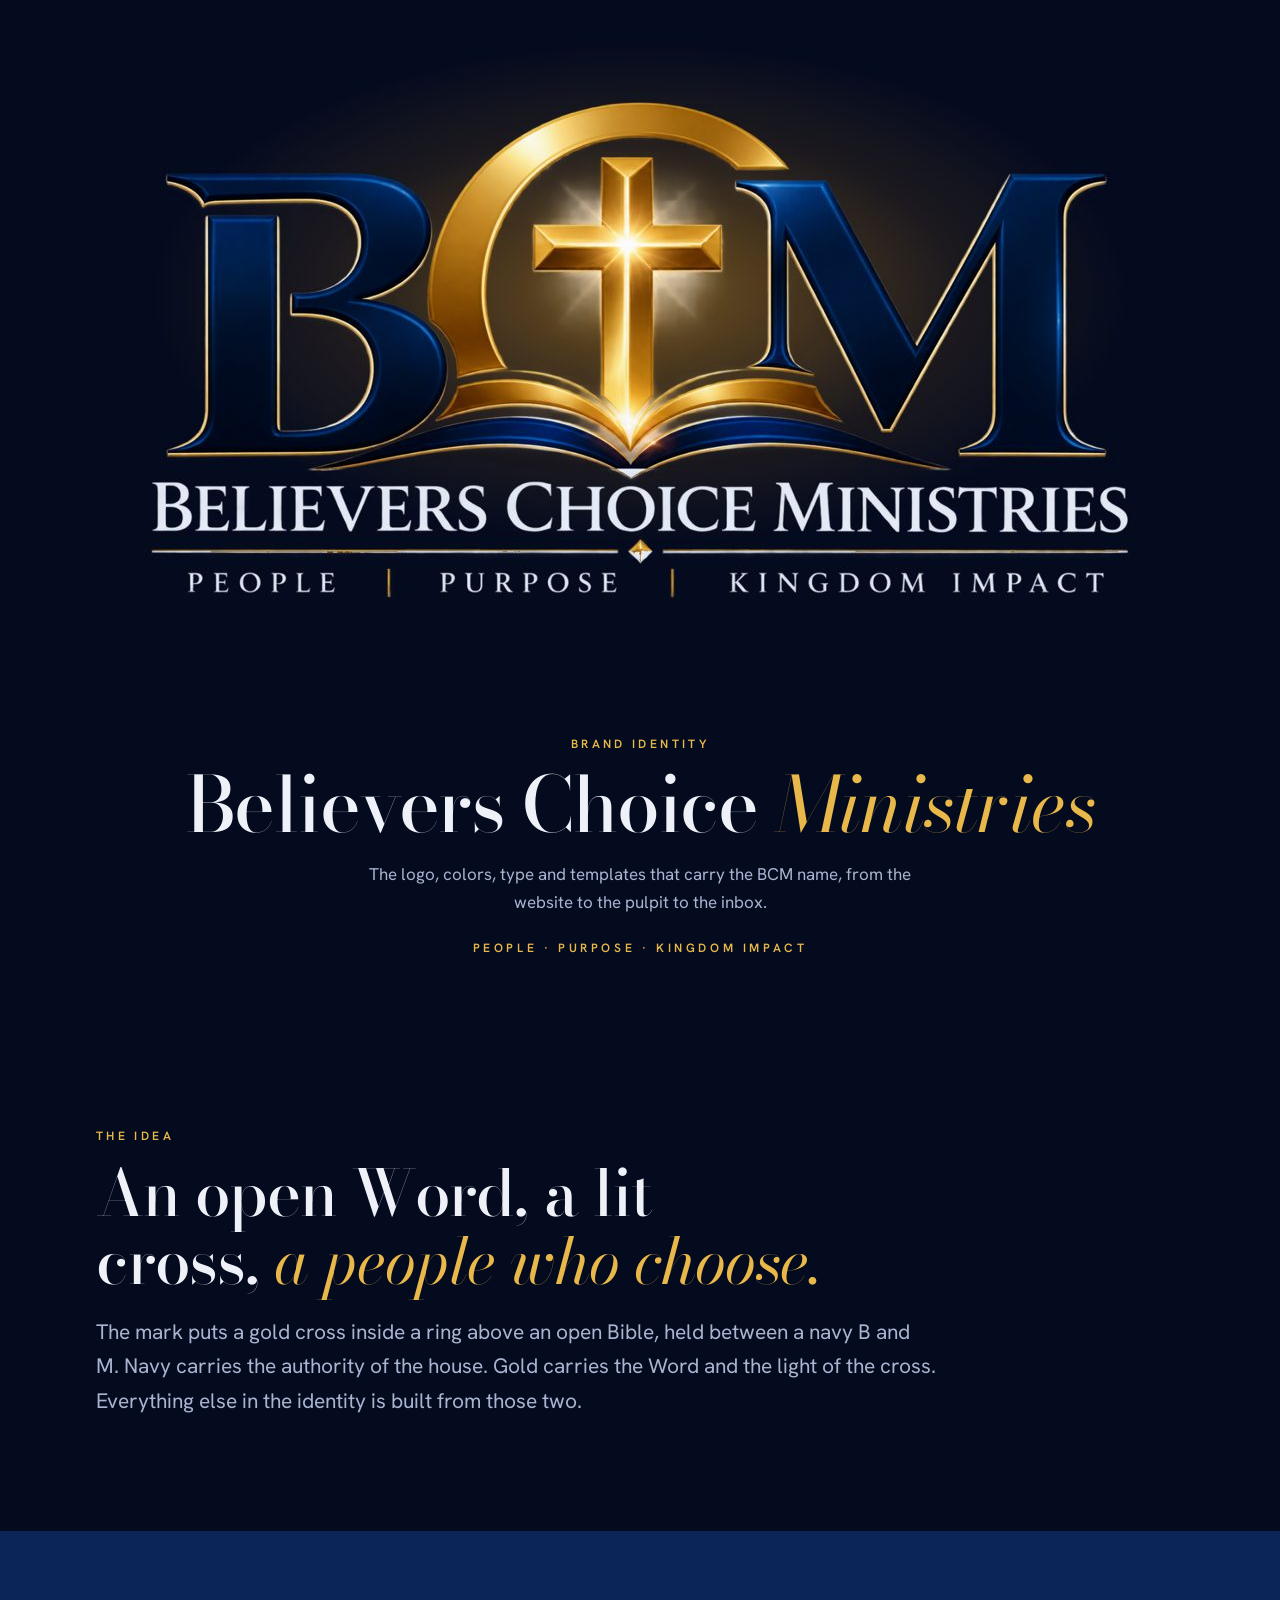
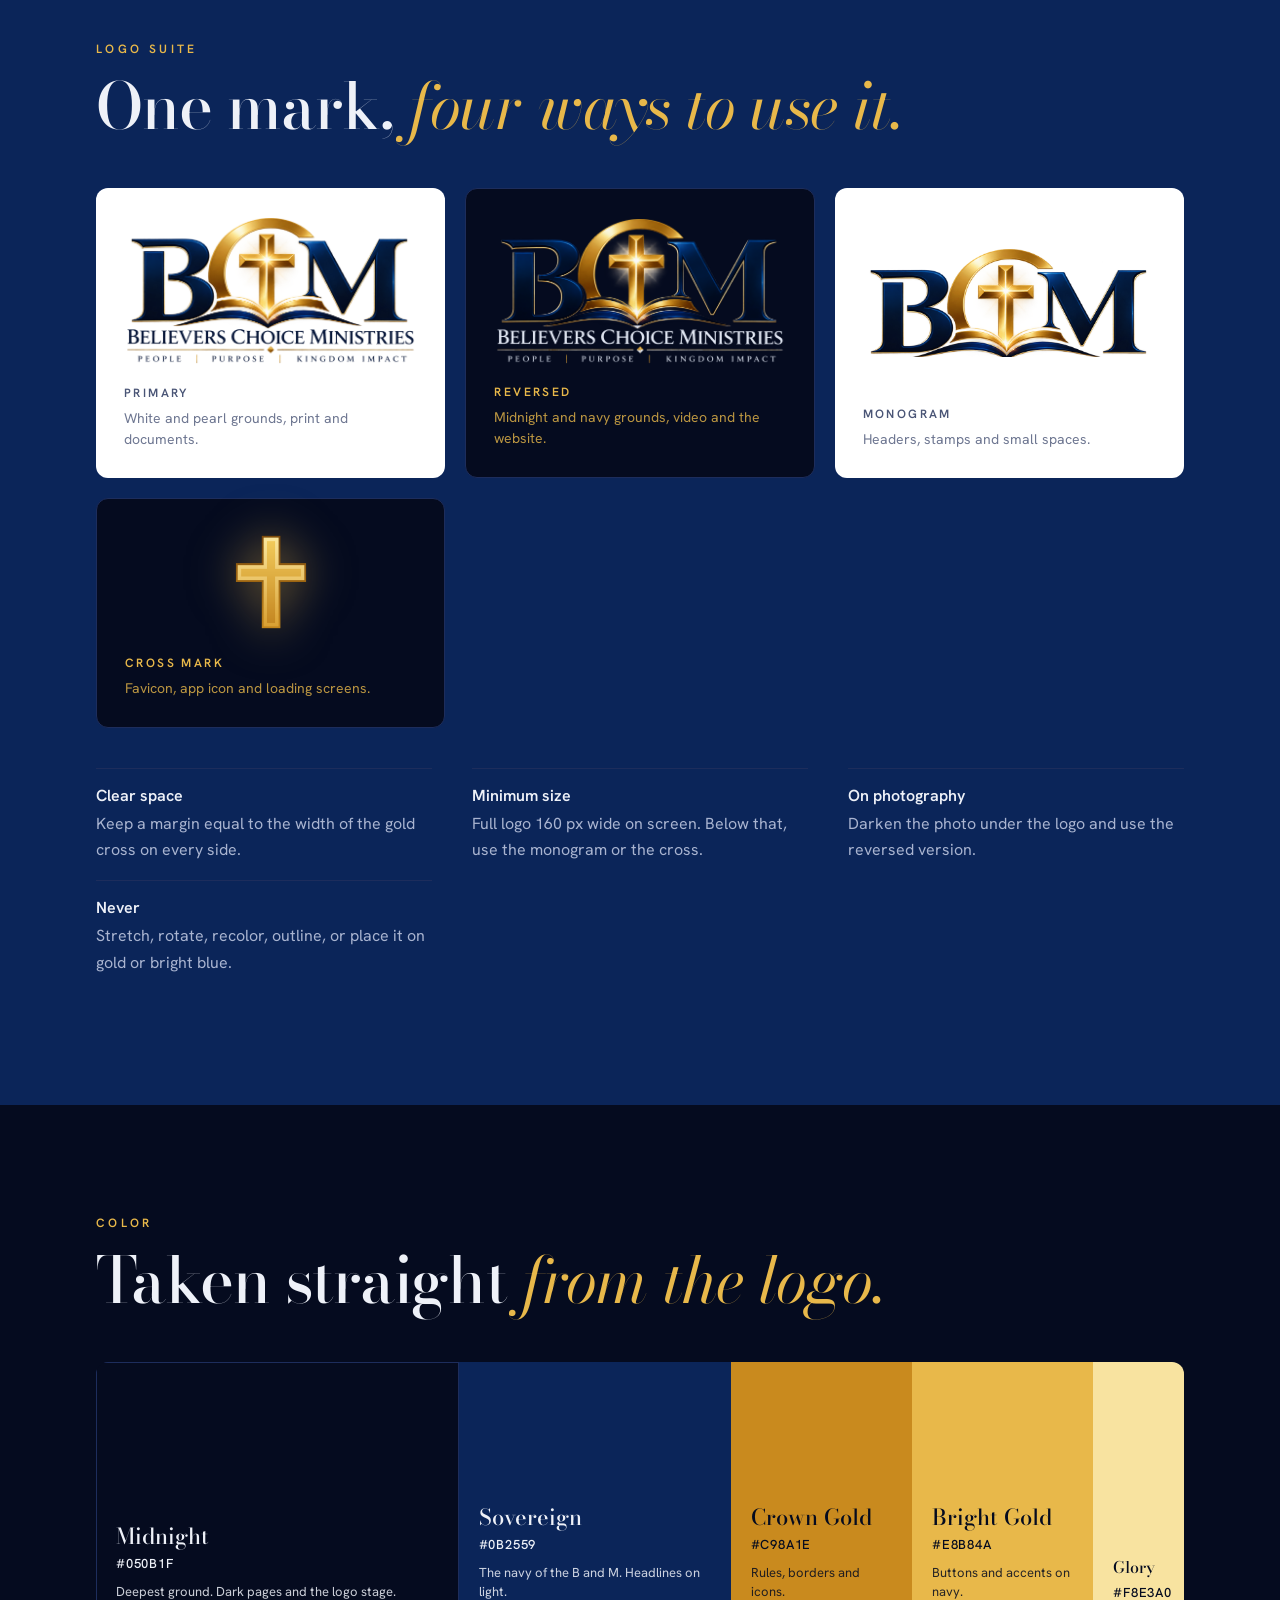
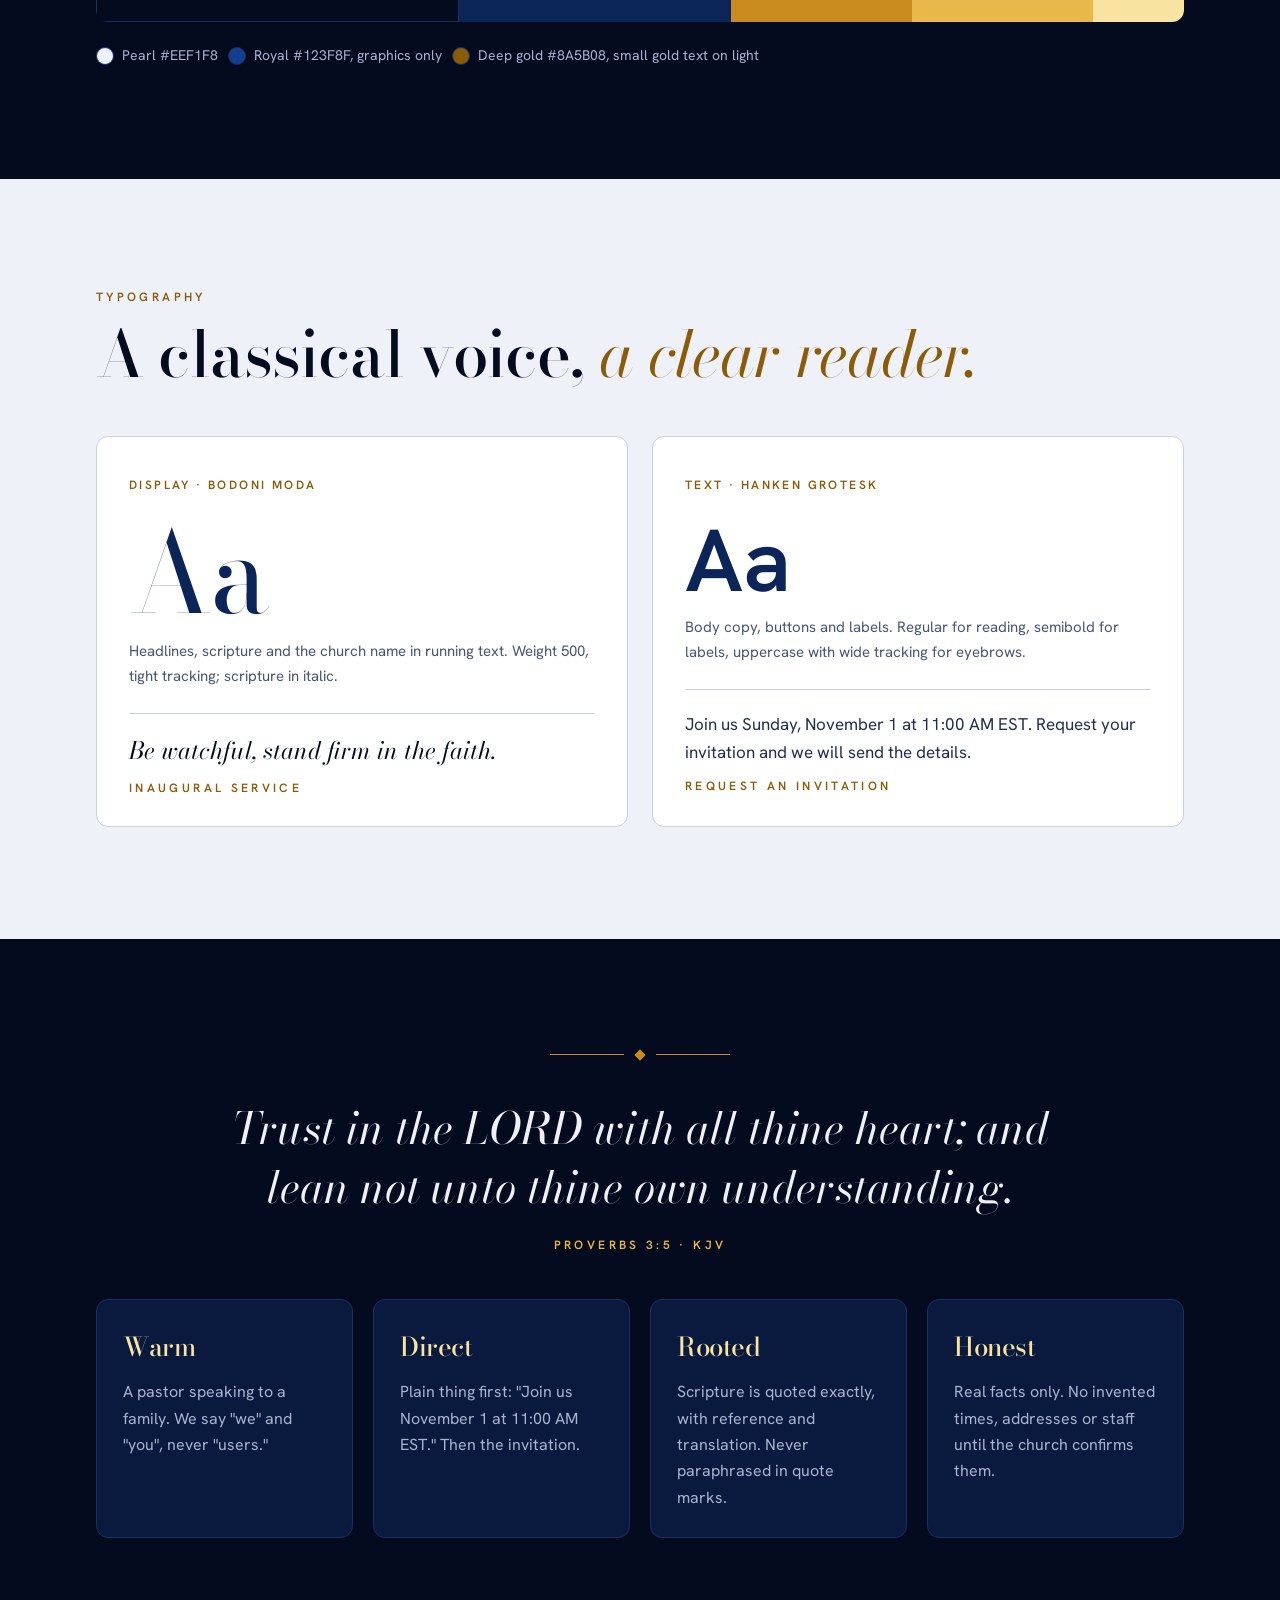
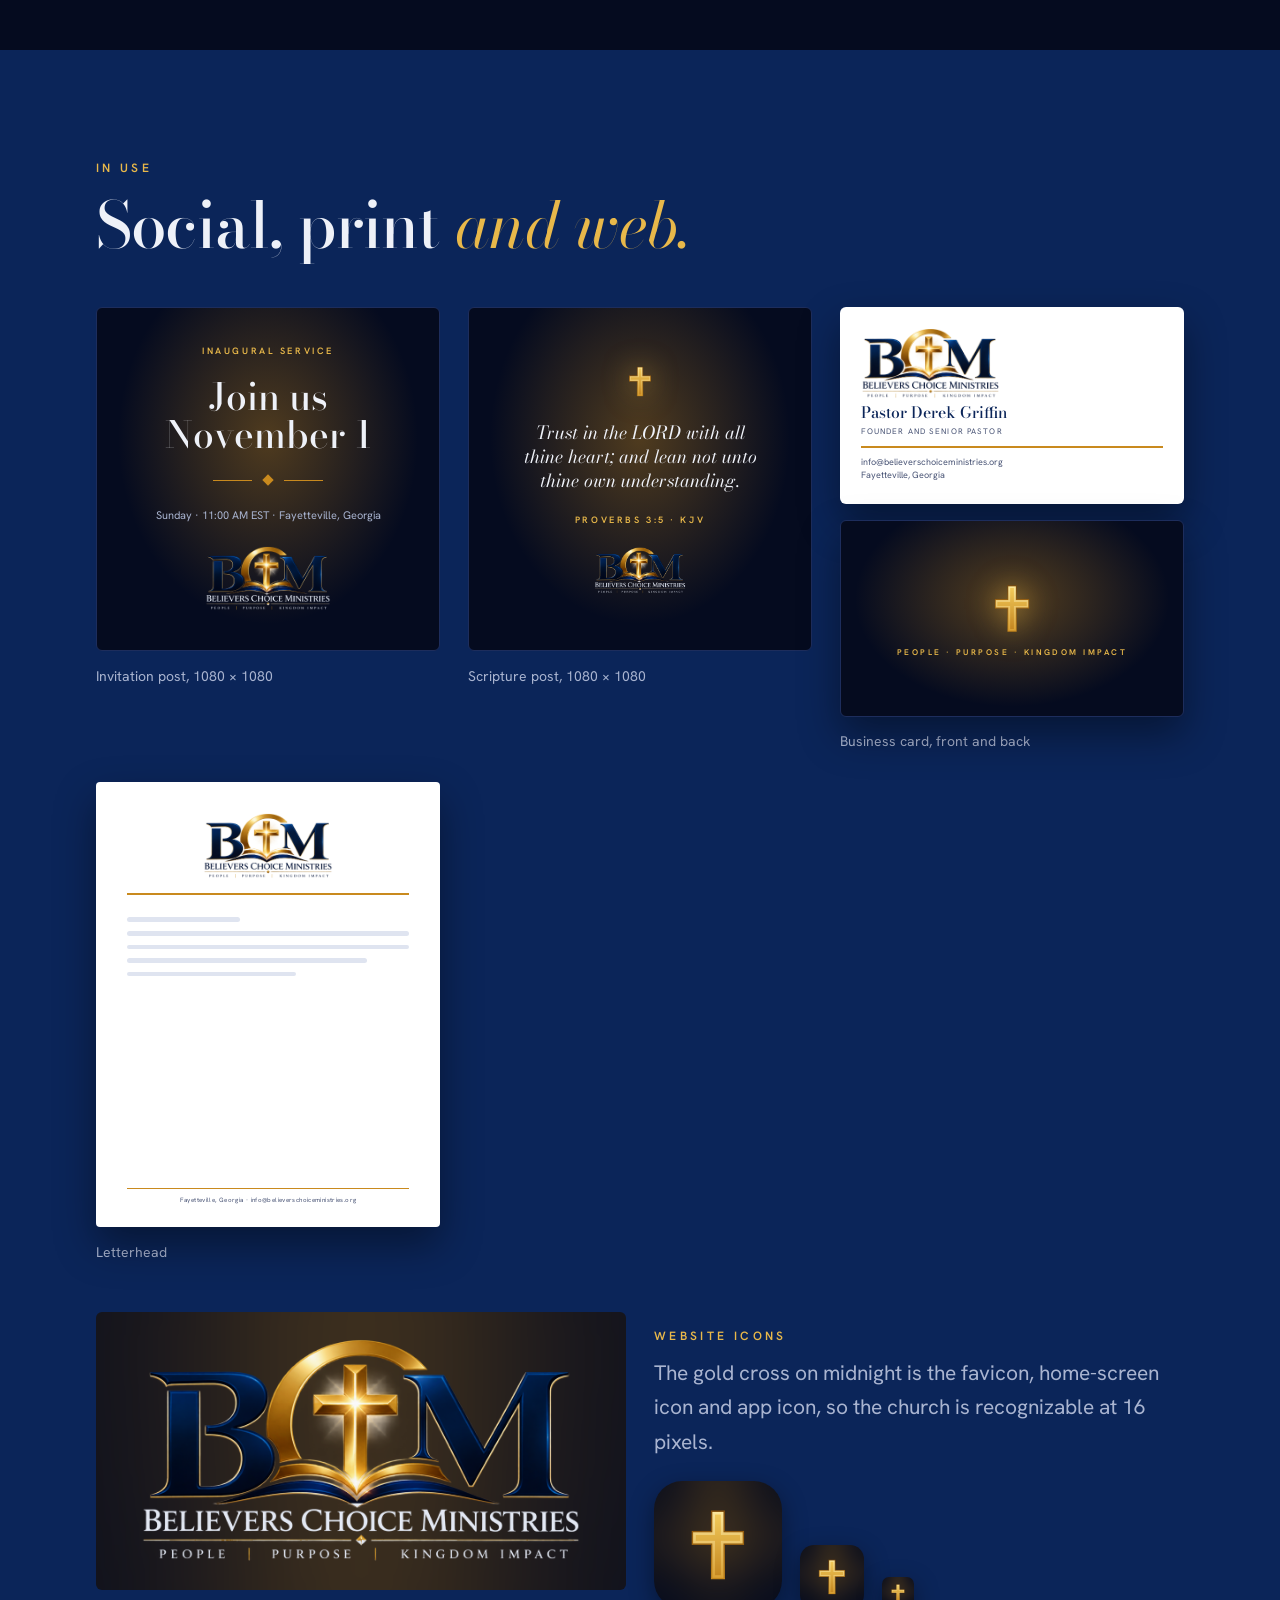
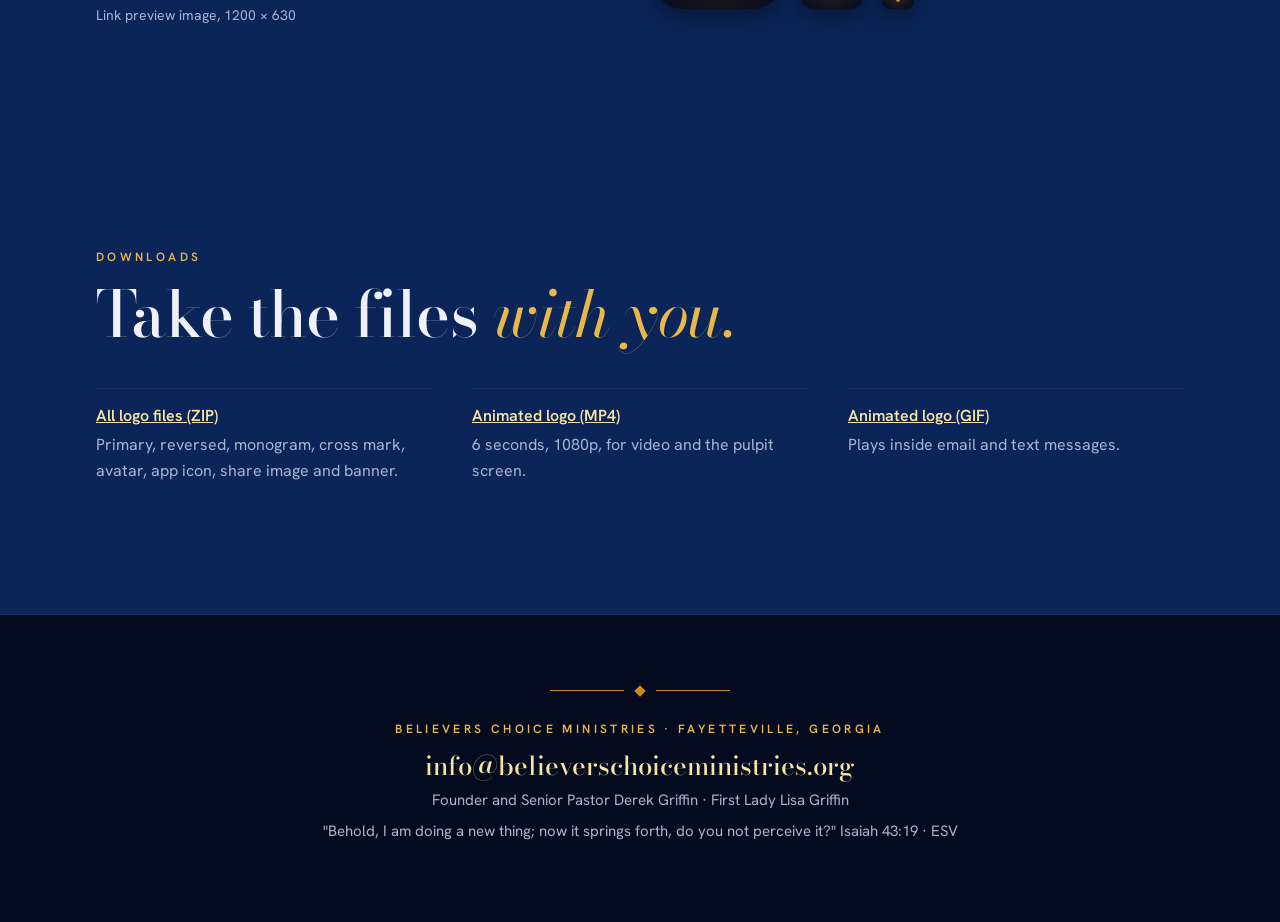
<file: brand/index.html>
<!doctype html>
<html lang="en">
<head>
<meta charset="utf-8">
<meta name="viewport" content="width=device-width,initial-scale=1,viewport-fit=cover">
<meta name="robots" content="noindex">
<meta name="theme-color" content="#050b1f">
<link rel="icon" type="image/png" href="../img/favicon-64.png">
<title>BCM Brand Identity</title>
<link rel="preconnect" href="https://fonts.googleapis.com">
<link rel="preconnect" href="https://fonts.gstatic.com" crossorigin>
<link rel="stylesheet" href="https://fonts.googleapis.com/css2?family=Bodoni+Moda:ital,wght@0,500;1,400&family=Hanken+Grotesk:wght@400;500;600&display=swap">
<style>
/* Layout: one long dark scroll. Hero video, then sections on alternating midnight / sovereign / pearl bands. */
:root{
  --midnight:#050b1f; --sovereign:#0b2559; --royal:#123f8f;
  --gold-700:#8a5b08; --gold-500:#c98a1e; --gold-400:#e8b84a; --gold-200:#f8e3a0; --glory:#fdefa6;
  --pearl:#eef1f8; --muted:#a9b4d0; --hair:#1d2d5c; --card:#0a1a3f;
  --display:"Bodoni Moda","Didot",Georgia,serif; --sans:"Hanken Grotesk",system-ui,-apple-system,"Segoe UI",sans-serif;
  color-scheme:dark;
}
*{box-sizing:border-box}
body{margin:0;background:var(--midnight);color:var(--pearl);font:400 17px/1.65 var(--sans);-webkit-font-smoothing:antialiased}
.w{max-width:1120px;margin:0 auto;padding-left:max(16px,env(safe-area-inset-left,0px));padding-right:max(16px,env(safe-area-inset-right,0px))}
section{padding-block:clamp(56px,9vw,112px)}
.band-s{background:var(--sovereign)}
.band-p{background:var(--pearl);color:var(--midnight)}
.eb{font:600 12px/1 var(--sans);letter-spacing:.28em;text-transform:uppercase;color:var(--gold-400)}
.band-p .eb{color:var(--gold-700)}
h1,h2,h3{font-family:var(--display);font-weight:500;margin:0;text-wrap:balance;letter-spacing:-.015em}
h2{font-size:clamp(34px,5vw,64px);line-height:1.05;margin-top:18px;max-width:14em}
h2 i,h1 i{font-style:italic;font-weight:400;color:var(--gold-400)}
.band-p h2 i{color:var(--gold-700)}
.lead{font-size:clamp(18px,2vw,21px);color:var(--muted);max-width:40em;margin:20px 0 0}
.band-p .lead{color:#4a5576}
.rule{display:flex;align-items:center;gap:12px;width:180px;margin:0 auto}.rule i{flex:1;height:1px;background:var(--gold-500)}.rule b{width:8px;height:8px;background:var(--gold-500);transform:rotate(45deg)}

/* hero */
.hero{position:relative;background:var(--midnight);padding:0}
.hero video{display:block;width:100%;height:auto;max-height:78vh;object-fit:cover;background:var(--midnight)}
.hero .cap{padding:36px 0 64px;text-align:center}
.hero h1{font-size:clamp(36px,6vw,80px);line-height:1.02}
.hero p{margin:16px auto 0;color:var(--muted);max-width:34em}
.hero .tag{margin-top:26px;font:600 12px/1 var(--sans);letter-spacing:.3em;text-transform:uppercase;color:var(--gold-400)}

/* logo suite */
.tiles{display:grid;grid-template-columns:repeat(auto-fit,minmax(min(100%,300px),1fr));gap:20px;margin-top:48px}
.tile{border-radius:12px;padding:28px;display:flex;flex-direction:column;gap:18px;justify-content:space-between;min-width:0}
.tile img{display:block;max-width:100%;height:auto;margin:auto}
.tile .lab{font:600 12px/1.4 var(--sans);letter-spacing:.2em;text-transform:uppercase}
.tile .sub{font-size:14px;line-height:1.5;opacity:.8;text-transform:none;letter-spacing:0;font-weight:400;display:block;margin-top:6px}
.t-light{background:#fff;color:#4a5576}.t-dark{background:var(--midnight);color:var(--gold-400);border:1px solid var(--hair)}.t-navy{background:var(--sovereign);color:var(--gold-200)}
.cross{width:110px!important;filter:drop-shadow(0 0 24px rgba(232,184,74,.55))}
.mono{max-width:240px}
.rules{display:grid;grid-template-columns:repeat(auto-fit,minmax(min(100%,300px),1fr));gap:16px 40px;margin-top:40px;padding:0;list-style:none}
.rules li{padding-top:14px;border-top:1px solid var(--hair);color:var(--muted);font-size:16px}
.rules b{color:var(--pearl);display:block;font-weight:600;margin-bottom:2px}

/* color */
.sw{display:grid;grid-template-columns:repeat(12,1fr);gap:0;margin-top:48px;border-radius:12px;overflow:hidden}
.sw div{padding:22px 20px 20px;min-height:260px;display:flex;flex-direction:column;justify-content:flex-end;min-width:0}
.sw b{font-family:var(--display);font-weight:500;font-size:22px;line-height:1.1}
.sw span{font:500 13px/1.5 var(--sans);letter-spacing:.06em;margin-top:6px}
.sw em{font:400 13px/1.45 var(--sans);font-style:normal;margin-top:10px;opacity:.85}
.c1{grid-column:span 4;background:var(--midnight);color:var(--pearl);box-shadow:inset 0 0 0 1px var(--hair)}.c2{grid-column:span 3;background:var(--sovereign);color:var(--pearl)}.c3{grid-column:span 2;background:var(--gold-500);color:var(--midnight)}.c4{grid-column:span 2;background:var(--gold-400);color:var(--midnight)}.c5{grid-column:span 1;background:var(--gold-200);color:var(--midnight);padding:22px 12px}
.c5 b{font-size:16px}.c5 em{display:none}
.mini{display:flex;gap:10px;flex-wrap:wrap;margin-top:22px;color:var(--muted);font-size:14px}
.mini span{display:inline-flex;gap:8px;align-items:center}.mini i{width:18px;height:18px;border-radius:50%;display:inline-block;border:1px solid var(--hair)}
@media(max-width:820px){.sw{grid-template-columns:repeat(2,1fr)}.sw div,.c1,.c2,.c3,.c4,.c5{grid-column:span 1}.c1{grid-column:span 2}.sw div{min-height:170px}.c5 em{display:block}}

/* type */
.type{display:grid;grid-template-columns:1fr 1fr;gap:24px;margin-top:48px}
.spec{border:1px solid #c8d0e3;border-radius:12px;padding:32px;background:#fff;min-width:0}
.spec small{font:600 12px/1 var(--sans);letter-spacing:.2em;text-transform:uppercase;color:var(--gold-700)}
.spec .big{font-family:var(--display);font-size:clamp(56px,9vw,112px);line-height:1;margin:20px 0 10px;color:var(--sovereign)}
.spec .big.s{font-family:var(--sans);font-weight:600;font-size:clamp(44px,7vw,88px)}
.spec p{margin:0;color:#4a5576;font-size:15px}
.stack{margin-top:24px;display:flex;flex-direction:column;gap:14px;border-top:1px solid #c8d0e3;padding-top:20px}
.stack .q{font:italic 400 24px/1.4 var(--display);color:var(--midnight)}
.stack .e{font:600 12px/1 var(--sans);letter-spacing:.28em;text-transform:uppercase;color:var(--gold-700)}
@media(max-width:760px){.type{grid-template-columns:1fr}}

/* scripture + voice */
.verse{text-align:center;max-width:820px;margin:0 auto;display:flex;flex-direction:column;gap:22px;align-items:center}
.verse q{quotes:none;font:italic 400 clamp(26px,4vw,44px)/1.35 var(--display);text-wrap:balance}
.verse cite{font:600 12px/1 var(--sans);letter-spacing:.28em;text-transform:uppercase;color:var(--gold-400);font-style:normal}
.voice{display:grid;grid-template-columns:repeat(auto-fit,minmax(min(100%,240px),1fr));gap:20px;margin-top:48px}
.voice div{background:var(--card);border:1px solid var(--hair);border-radius:12px;padding:26px}
.voice h3{font-size:26px;margin-bottom:10px;color:var(--gold-200)}
.voice p{margin:0;color:var(--muted);font-size:16px}

/* applications */
.apps{display:grid;grid-template-columns:repeat(auto-fit,minmax(min(100%,320px),1fr));gap:28px;margin-top:48px;align-items:start}
.post{position:relative;aspect-ratio:1;border-radius:6px;overflow:hidden;background:radial-gradient(ellipse at 50% 38%,rgba(201,138,30,.38),transparent 62%),var(--midnight);display:flex;flex-direction:column;align-items:center;justify-content:center;gap:clamp(12px,3vw,22px);text-align:center;padding:8%;container-type:inline-size;border:1px solid var(--hair)}
.post .eb{font-size:clamp(9px,3.2cqw,12px)}
.post .h{font:500 clamp(30px,13cqw,56px)/1.02 var(--display)}
.post .q{font:italic 400 clamp(18px,6.2cqw,27px)/1.35 var(--display);text-wrap:balance}
.post .s{font-size:clamp(11px,3.4cqw,14px);color:var(--muted)}
.post .logo{width:44%;display:block}.post .cr{width:12%;filter:drop-shadow(0 0 14px rgba(232,184,74,.6))}
.post .rule{width:38%}
.cap2{margin-top:14px;font-size:14px;color:var(--muted)}
.card{aspect-ratio:7/4;border-radius:6px;box-shadow:0 18px 40px rgba(0,0,0,.4);position:relative;overflow:hidden;container-type:inline-size}
.front{background:#fff;color:var(--midnight);padding:6%;display:flex;flex-direction:column;justify-content:space-between}
.front img{width:46%;display:block}
.front .nm{font:500 clamp(14px,5.2cqw,19px)/1.1 var(--display);color:var(--sovereign)}.front .ti{font-size:clamp(8px,2.6cqw,11px);letter-spacing:.14em;text-transform:uppercase;color:#4a5576;margin-top:4px}
.front .gl{height:1.5px;background:var(--gold-500);margin:8px 0}.front .ct{font-size:clamp(9px,3cqw,12px);color:#4a5576;line-height:1.5}
.back{background:radial-gradient(ellipse at 50% 40%,rgba(201,138,30,.4),transparent 65%),var(--midnight);display:flex;flex-direction:column;align-items:center;justify-content:center;gap:12px;margin-top:16px;border:1px solid var(--hair)}
.back img{width:16%;filter:drop-shadow(0 0 14px rgba(232,184,74,.6))}.back span{font:600 clamp(7px,2.4cqw,10px)/1 var(--sans);letter-spacing:.3em;text-transform:uppercase;color:var(--gold-400);text-align:center}
.sheet{background:#fff;color:#4a5576;border-radius:4px;aspect-ratio:8.5/11;box-shadow:0 18px 40px rgba(0,0,0,.4);padding:9% 9% 12%;position:relative;container-type:inline-size}
.sheet img{width:46%;display:block;margin:0 auto}.sheet .gl{height:1.5px;background:var(--gold-500);margin:5% 0 8%}
.sheet .ln{height:1.6cqw;background:#dfe4f0;border-radius:3px;margin-bottom:3.2cqw}
.sheet .ft{position:absolute;left:9%;right:9%;bottom:5%;border-top:1.5px solid var(--gold-500);padding-top:2cqw;font-size:clamp(5px,2.2cqw,9px);text-align:center;letter-spacing:.06em}
.web{display:grid;grid-template-columns:repeat(auto-fit,minmax(min(100%,300px),1fr));gap:28px;margin-top:48px;align-items:center}
.web img{display:block;max-width:100%;height:auto;border-radius:6px}
.icons{display:flex;gap:18px;align-items:flex-end;flex-wrap:wrap;margin-top:22px}
.icons img{border-radius:22%;box-shadow:0 8px 24px rgba(0,0,0,.4)}

/* footer */
footer{padding-block:72px;text-align:center;border-top:1px solid var(--hair)}
footer .rule{margin-bottom:28px}
footer p{margin:6px 0;color:var(--muted);font-size:15px}
.mail{font:500 clamp(18px,3vw,26px)/1.3 var(--display);color:var(--gold-200);user-select:all;word-break:break-all}
:focus-visible{outline:2px solid var(--gold-400);outline-offset:3px}
.rv{opacity:1;transform:none}
</style>
</head>
<body>

<header class="hero">
  <video autoplay muted loop playsinline preload="auto" poster="img/poster.jpg" aria-label="Animated Believers Choice Ministries logo"><source src="img/logo-animated.mp4" type="video/mp4"></video>
  <div class="w cap">
    <div class="eb">Brand identity</div>
    <h1 style="margin-top:16px">Believers Choice <i>Ministries</i></h1>
    <p>The logo, colors, type and templates that carry the BCM name, from the website to the pulpit to the inbox.</p>
    <div class="tag">People · Purpose · Kingdom Impact</div>
  </div>
</header>

<section>
  <div class="w">
    <div class="eb rv">The idea</div>
    <h2 class="rv">An open Word, a lit cross, <i>a people who choose.</i></h2>
    <p class="lead rv">The mark puts a gold cross inside a ring above an open Bible, held between a navy B and M. Navy carries the authority of the house. Gold carries the Word and the light of the cross. Everything else in the identity is built from those two.</p>
  </div>
</section>

<section class="band-s">
  <div class="w">
    <div class="eb rv">Logo suite</div>
    <h2 class="rv">One mark, <i>four ways to use it.</i></h2>
    <div class="tiles">
      <div class="tile t-light rv"><img src="img/logo-primary.png" alt="BCM primary logo"><span class="lab">Primary<span class="sub">White and pearl grounds, print and documents.</span></span></div>
      <div class="tile t-dark rv"><img src="img/logo-reversed.png" alt="BCM reversed logo"><span class="lab">Reversed<span class="sub">Midnight and navy grounds, video and the website.</span></span></div>
      <div class="tile t-light rv"><img class="mono" src="img/monogram.png" alt="BCM monogram"><span class="lab">Monogram<span class="sub">Headers, stamps and small spaces.</span></span></div>
      <div class="tile t-dark rv"><img class="cross" src="img/cross.png" alt="BCM cross mark"><span class="lab">Cross mark<span class="sub">Favicon, app icon and loading screens.</span></span></div>
    </div>
    <ul class="rules">
      <li class="rv"><b>Clear space</b>Keep a margin equal to the width of the gold cross on every side.</li>
      <li class="rv"><b>Minimum size</b>Full logo 160 px wide on screen. Below that, use the monogram or the cross.</li>
      <li class="rv"><b>On photography</b>Darken the photo under the logo and use the reversed version.</li>
      <li class="rv"><b>Never</b>Stretch, rotate, recolor, outline, or place it on gold or bright blue.</li>
    </ul>
  </div>
</section>

<section>
  <div class="w">
    <div class="eb rv">Color</div>
    <h2 class="rv">Taken straight <i>from the logo.</i></h2>
    <div class="sw rv" role="list">
      <div class="c1" role="listitem"><b>Midnight</b><span>#050B1F</span><em>Deepest ground. Dark pages and the logo stage.</em></div>
      <div class="c2" role="listitem"><b>Sovereign</b><span>#0B2559</span><em>The navy of the B and M. Headlines on light.</em></div>
      <div class="c3" role="listitem"><b>Crown Gold</b><span>#C98A1E</span><em>Rules, borders and icons.</em></div>
      <div class="c4" role="listitem"><b>Bright Gold</b><span>#E8B84A</span><em>Buttons and accents on navy.</em></div>
      <div class="c5" role="listitem"><b>Glory</b><span>#F8E3A0</span></div>
    </div>
    <div class="mini"><span><i style="background:#eef1f8"></i>Pearl #EEF1F8</span><span><i style="background:#123f8f"></i>Royal #123F8F, graphics only</span><span><i style="background:#8a5b08"></i>Deep gold #8A5B08, small gold text on light</span></div>
  </div>
</section>

<section class="band-p">
  <div class="w">
    <div class="eb rv">Typography</div>
    <h2 class="rv">A classical voice, <i>a clear reader.</i></h2>
    <div class="type">
      <div class="spec rv"><small>Display · Bodoni Moda</small><div class="big">Aa</div><p>Headlines, scripture and the church name in running text. Weight 500, tight tracking; scripture in italic.</p>
        <div class="stack"><div class="q">Be watchful, stand firm in the faith.</div><div class="e">Inaugural service</div></div></div>
      <div class="spec rv"><small>Text · Hanken Grotesk</small><div class="big s">Aa</div><p>Body copy, buttons and labels. Regular for reading, semibold for labels, uppercase with wide tracking for eyebrows.</p>
        <div class="stack"><div style="font-size:17px;color:#222d4f">Join us Sunday, November 1 at 11:00 AM EST. Request your invitation and we will send the details.</div><div class="e">Request an invitation</div></div></div>
    </div>
  </div>
</section>

<section>
  <div class="w">
    <div class="rule rv" style="margin-bottom:40px"><i></i><b></b><i></i></div>
    <div class="verse rv"><q>Trust in the LORD with all thine heart; and lean not unto thine own understanding.</q><cite>Proverbs 3:5 · KJV</cite></div>
    <div class="voice">
      <div class="rv"><h3>Warm</h3><p>A pastor speaking to a family. We say "we" and "you", never "users."</p></div>
      <div class="rv"><h3>Direct</h3><p>Plain thing first: "Join us November 1 at 11:00 AM EST." Then the invitation.</p></div>
      <div class="rv"><h3>Rooted</h3><p>Scripture is quoted exactly, with reference and translation. Never paraphrased in quote marks.</p></div>
      <div class="rv"><h3>Honest</h3><p>Real facts only. No invented times, addresses or staff until the church confirms them.</p></div>
    </div>
  </div>
</section>

<section class="band-s">
  <div class="w">
    <div class="eb rv">In use</div>
    <h2 class="rv">Social, print <i>and web.</i></h2>
    <div class="apps">
      <div class="rv"><div class="post"><span class="eb">Inaugural service</span><div class="h">Join us<br>November 1</div><div class="rule"><i></i><b></b><i></i></div><div class="s">Sunday · 11:00 AM EST · Fayetteville, Georgia</div><img class="logo" src="img/logo-reversed.png" alt="BCM logo"></div><div class="cap2">Invitation post, 1080 × 1080</div></div>
      <div class="rv"><div class="post"><img class="cr" src="img/cross.png" alt=""><div class="q">Trust in the LORD with all thine heart; and lean not unto thine own understanding.</div><span class="eb">Proverbs 3:5 · KJV</span><img class="logo" style="width:32%" src="img/logo-reversed.png" alt="BCM logo"></div><div class="cap2">Scripture post, 1080 × 1080</div></div>
      <div class="rv"><div class="card front"><img src="img/logo-primary.png" alt="BCM logo"><div><div class="nm">Pastor Derek Griffin</div><div class="ti">Founder and Senior Pastor</div><div class="gl"></div><div class="ct">info@believerschoiceministries.org<br>Fayetteville, Georgia</div></div></div><div class="card back"><img src="img/cross.png" alt=""><span>People · Purpose · Kingdom Impact</span></div><div class="cap2">Business card, front and back</div></div>
      <div class="rv"><div class="sheet"><img src="img/logo-primary.png" alt="BCM logo"><div class="gl"></div><div class="ln" style="width:40%"></div><div class="ln"></div><div class="ln"></div><div class="ln" style="width:85%"></div><div class="ln" style="width:60%"></div><div class="ft">Fayetteville, Georgia · info@believerschoiceministries.org</div></div><div class="cap2">Letterhead</div></div>
    </div>
    <div class="web">
      <div class="rv"><img src="img/share.png" alt="BCM link preview image"><div class="cap2">Link preview image, 1200 × 630</div></div>
      <div class="rv"><div class="eb">Website icons</div><p class="lead" style="margin-top:14px">The gold cross on midnight is the favicon, home-screen icon and app icon, so the church is recognizable at 16 pixels.</p><div class="icons"><img src="img/icon.png" width="128" height="128" alt="App icon large"><img src="img/icon.png" width="64" height="64" alt="App icon medium"><img src="img/icon.png" width="32" height="32" alt="Favicon size"></div></div>
    </div>
  </div>
</section>

<section class="band-s" id="downloads">
  <div class="w">
    <div class="eb">Downloads</div>
    <h2>Take the files <i>with you.</i></h2>
    <ul class="rules">
      <li><b><a href="downloads/BCM_Brand_Assets.zip" style="color:var(--gold-200)">All logo files (ZIP)</a></b>Primary, reversed, monogram, cross mark, avatar, app icon, share image and banner.</li>
      <li><b><a href="downloads/BCM_Animated_Logo.mp4" style="color:var(--gold-200)">Animated logo (MP4)</a></b>6 seconds, 1080p, for video and the pulpit screen.</li>
      <li><b><a href="downloads/BCM_Animated_Logo.gif" style="color:var(--gold-200)">Animated logo (GIF)</a></b>Plays inside email and text messages.</li>
    </ul>
  </div>
</section>

<footer>
  <div class="w">
    <div class="rule"><i></i><b></b><i></i></div>
    <p class="eb" style="margin-bottom:14px">Believers Choice Ministries · Fayetteville, Georgia</p>
    <div class="mail">info@believerschoiceministries.org</div>
    <p>Founder and Senior Pastor Derek Griffin · First Lady Lisa Griffin</p>
    <p>"Behold, I am doing a new thing; now it springs forth, do you not perceive it?" Isaiah 43:19 · ESV</p>
  </div>
</footer>

</body>
</html>
</file>
<file: css/style.css>
/* Layout concept: cinematic dark sanctuary, gold "glory light" that follows the cursor, pearl bands for rest. */
:root{
  --ink:#040817; --navy:#0a1740; --navy-2:#0e2159; --royal:#2147b8;
  --gold:#d9ac45; --gold-hi:#f8e3a0; --gold-ink:#7d5a0d;
  --pearl:#edf0f7; --pearl-ink:#0a1230; --mist:#aab5d3; --line:rgba(217,172,69,.28);
  --font-display:"Bodoni Moda","Didot","Times New Roman",serif;
  --font-body:"Hanken Grotesk","Helvetica Neue",Arial,sans-serif;
  --gutter-l:max(20px,env(safe-area-inset-left,0px));
  --gutter-r:max(20px,env(safe-area-inset-right,0px));
  color-scheme:dark;
}
*{box-sizing:border-box}
html{scroll-behavior:smooth}
body{margin:0;background:var(--ink);color:#eef1fb;font-family:var(--font-body);font-size:17px;line-height:1.65;overflow-x:hidden;-webkit-font-smoothing:antialiased}
img{display:block;max-width:100%}
a{color:inherit;text-decoration:none}
button{font:inherit;color:inherit;background:none;border:0;cursor:pointer;padding:0}
h1,h2,h3,h4{font-family:var(--font-display);font-weight:500;line-height:1.04;margin:0;text-wrap:balance;letter-spacing:-.01em}
p{margin:0}
:focus-visible{outline:2px solid var(--gold-hi);outline-offset:3px}
.wrap{max-width:1240px;margin:0 auto;padding-left:var(--gutter-l);padding-right:var(--gutter-r)}
.narrow{max-width:760px}
.eyebrow{font-size:12px;letter-spacing:.32em;text-transform:uppercase;color:var(--gold);font-weight:600;display:inline-flex;align-items:center;gap:14px}
.eyebrow::before{content:"";width:34px;height:1px;background:var(--gold)}
.light .eyebrow{color:var(--gold-ink)}.light .eyebrow::before{background:var(--gold-ink)}
.gold-text{background:linear-gradient(100deg,#b8862b 0%,var(--gold-hi) 38%,var(--gold) 62%,#a77a22 100%);-webkit-background-clip:text;background-clip:text;color:transparent}
.ital{font-style:italic;font-weight:400}

/* header */
.top{position:fixed;left:0;right:0;top:0;z-index:50;padding-top:env(safe-area-inset-top,0px);transition:background .4s,backdrop-filter .4s}
.top.solid{background:rgba(4,8,23,.78);backdrop-filter:blur(14px);-webkit-backdrop-filter:blur(14px);border-bottom:1px solid rgba(217,172,69,.18)}
.top .wrap{display:flex;align-items:center;justify-content:space-between;height:76px;gap:20px}
.brand{display:flex;align-items:center;gap:12px;min-width:0}
.brand img{height:40px;width:auto}
.brand span{font-family:var(--font-display);font-size:15px;letter-spacing:.14em;text-transform:uppercase;line-height:1.15;white-space:nowrap}
.brand small{display:block;font-family:var(--font-body);font-size:9.5px;letter-spacing:.34em;color:var(--gold);margin-top:2px}
.navlinks{display:flex;align-items:center;gap:30px;font-size:13px;letter-spacing:.16em;text-transform:uppercase;font-weight:500}
.navlinks a{position:relative;padding:6px 0;color:#dfe5f7}
.navlinks a::after{content:"";position:absolute;left:0;bottom:0;height:1px;width:0;background:var(--gold);transition:width .35s}
.navlinks a:hover::after,.navlinks a.on::after{width:100%}
.menu-btn{display:flex;align-items:center;gap:10px;font-size:12px;letter-spacing:.24em;text-transform:uppercase;font-weight:600;border:1px solid var(--line);padding:11px 18px;border-radius:99px;transition:background .3s,color .3s}
.menu-btn:hover{background:var(--gold);color:var(--ink)}
.menu-btn i{width:16px;height:8px;border-top:1.5px solid currentColor;border-bottom:1.5px solid currentColor}

/* fullscreen menu */
.menu{position:fixed;inset:0;z-index:60;background:radial-gradient(900px 600px at 80% 10%,rgba(33,71,184,.35),transparent 60%),var(--ink);padding:calc(env(safe-area-inset-top,0px) + 96px) var(--gutter-r) 40px var(--gutter-l);overflow-y:auto;visibility:hidden;opacity:0;transition:opacity .45s,visibility .45s}
.menu.open{visibility:visible;opacity:1}
.menu-close{position:absolute;right:var(--gutter-r);top:calc(env(safe-area-inset-top,0px) + 22px);font-size:12px;letter-spacing:.24em;text-transform:uppercase;border:1px solid var(--line);padding:11px 18px;border-radius:99px}
.menu-grid{max-width:1240px;margin:0 auto;display:grid;grid-template-columns:1.4fr 1fr;gap:60px}
.menu-main a{display:flex;align-items:baseline;gap:18px;font-family:var(--font-display);font-size:clamp(34px,5.4vw,66px);line-height:1.12;padding:4px 0;color:#eef1fb;transition:color .3s,transform .4s;transform:translateX(0)}
.menu-main a small{font-family:var(--font-body);font-size:12px;letter-spacing:.24em;color:var(--gold);min-width:90px;text-transform:uppercase}
.menu-main a:hover{color:var(--gold-hi);transform:translateX(14px)}
.menu-side h4{font-family:var(--font-body);font-size:12px;letter-spacing:.3em;text-transform:uppercase;color:var(--gold);margin-bottom:14px;font-weight:600}
.menu-side a{display:block;padding:6px 0;color:var(--mist)}.menu-side a:hover{color:#fff}
.menu-side .blk{margin-bottom:38px}
.menu-verse{font-family:var(--font-display);font-style:italic;font-size:22px;line-height:1.35;color:#fff}

/* buttons */
.btn{--bx:0px;--by:0px;display:inline-flex;align-items:center;gap:12px;padding:17px 30px;border-radius:99px;font-size:13px;letter-spacing:.2em;text-transform:uppercase;font-weight:700;transition:transform .25s,box-shadow .4s,background .3s,color .3s;transform:translate(var(--bx),var(--by));position:relative;white-space:nowrap}
.btn.gold{background:linear-gradient(110deg,#c4912f,var(--gold-hi) 45%,var(--gold));color:#1a1203;box-shadow:0 10px 40px -8px rgba(217,172,69,.55)}
.btn.gold:hover{box-shadow:0 14px 60px -4px rgba(248,227,160,.8)}
.btn.line{border:1px solid rgba(248,227,160,.5);color:#fff}
.btn.line:hover{background:rgba(248,227,160,.12);border-color:var(--gold-hi)}
.btn.dark{background:var(--pearl-ink);color:#fff}
.btn .arr{display:inline-block;width:22px;height:1.5px;background:currentColor;position:relative;transition:width .3s}
.btn .arr::after{content:"";position:absolute;right:0;top:-4px;width:9px;height:9px;border-top:1.5px solid currentColor;border-right:1.5px solid currentColor;transform:rotate(45deg)}
.btn:hover .arr{width:32px}
.row{display:flex;gap:16px;flex-wrap:wrap;align-items:center}

/* pages */
.page{display:none}
.page.show{display:block;animation:pgin .7s both}
@keyframes pgin{from{opacity:0}to{opacity:1}}
.rv{transition:opacity 1s cubic-bezier(.2,.7,.2,1),transform 1s cubic-bezier(.2,.7,.2,1)}
.js .rv:not(.in){opacity:0;transform:translateY(34px)}
.rv.d1{transition-delay:.12s}.rv.d2{transition-delay:.24s}.rv.d3{transition-delay:.36s}

/* HERO */
.hero{position:relative;min-height:100vh;min-height:100svh;display:flex;align-items:center;overflow:hidden;background:radial-gradient(1200px 700px at 78% 40%,#12307f 0,#0a1740 38%,var(--ink) 75%)}
.hero-img{position:absolute;right:0;bottom:0;height:min(96%,980px);aspect-ratio:1145/1374;-webkit-mask-image:linear-gradient(90deg,transparent 0,#000 34%),linear-gradient(0deg,transparent 0,#000 18%),linear-gradient(180deg,transparent 0,#000 16%);-webkit-mask-composite:source-in,source-in;mask-image:linear-gradient(90deg,transparent 0,#000 34%),linear-gradient(0deg,transparent 0,#000 18%),linear-gradient(180deg,transparent 0,#000 16%);mask-composite:intersect,intersect;will-change:transform}
.hero-img img{width:100%;height:100%;object-fit:cover;object-position:center top}
.rays{position:absolute;right:-8%;top:-30%;width:90vmax;height:90vmax;background:repeating-conic-gradient(from 0deg at 50% 50%,rgba(248,227,160,.07) 0 4deg,transparent 4deg 14deg);-webkit-mask-image:radial-gradient(circle,#000 0,transparent 62%);mask-image:radial-gradient(circle,#000 0,transparent 62%);animation:spin 140s linear infinite;pointer-events:none}
@keyframes spin{to{transform:rotate(360deg)}}
.hero-in{position:relative;z-index:3;padding-top:130px;padding-bottom:70px;width:100%}
.hero h1{font-size:clamp(46px,7.6vw,122px);margin:22px 0 0;max-width:9.5em}
.hero h1 .ital{display:block;font-size:.5em;color:var(--gold-hi);margin-bottom:.15em}
.hero .sub{margin-top:26px;max-width:520px;color:#d4dbf2;font-size:clamp(16px,1.5vw,19px)}
.hero .sub b{color:#fff;font-weight:600}
.hero .row{margin-top:34px}
.scripture-chip{margin-top:46px;display:inline-block;border-left:2px solid var(--gold);padding:4px 0 4px 18px;font-family:var(--font-display);font-style:italic;font-size:19px;line-height:1.4;max-width:460px;color:#fff}
.scripture-chip cite{display:block;font-family:var(--font-body);font-style:normal;font-size:11px;letter-spacing:.3em;text-transform:uppercase;color:var(--gold);margin-top:8px}
.count{position:absolute;z-index:4;right:var(--gutter-r);bottom:44px;display:flex;gap:0;border:1px solid var(--line);background:rgba(4,8,23,.62);backdrop-filter:blur(10px);-webkit-backdrop-filter:blur(10px);border-radius:18px;overflow:hidden}
.count div{padding:14px 20px;text-align:center;min-width:82px;border-right:1px solid var(--line)}
.count div:last-child{border:0}
.count b{display:block;font-family:var(--font-display);font-size:38px;font-weight:500;line-height:1;font-variant-numeric:tabular-nums;color:var(--gold-hi)}
.count span{font-size:10px;letter-spacing:.28em;text-transform:uppercase;color:var(--mist)}
.count-label{position:absolute;z-index:4;right:var(--gutter-r);bottom:140px;font-size:11px;letter-spacing:.3em;text-transform:uppercase;color:var(--gold)}
.scrollcue{position:absolute;left:50%;bottom:16px;z-index:4;width:1px;height:48px;background:linear-gradient(var(--gold),transparent);transform:translateX(-50%);animation:cue 2.2s infinite}
@keyframes cue{0%{transform:translateX(-50%) scaleY(0);transform-origin:top}50%{transform:translateX(-50%) scaleY(1);transform-origin:top}51%{transform-origin:bottom}100%{transform:translateX(-50%) scaleY(0);transform-origin:bottom}}

/* marquee */
.marq{border-block:1px solid var(--line);background:#050b20;overflow:hidden;padding:20px 0;white-space:nowrap}
.marq-track{display:inline-flex;animation:mq 70s linear infinite}
.marq:hover .marq-track{animation-play-state:paused}
.marq span{font-family:var(--font-display);font-style:italic;font-size:24px;color:#e8ecfa;padding:0 26px}
.marq em{font-style:normal;font-family:var(--font-body);font-size:11px;letter-spacing:.28em;text-transform:uppercase;color:var(--gold);margin-left:14px}
.marq i{display:inline-block;width:7px;height:7px;background:var(--gold);transform:rotate(45deg);align-self:center}
@keyframes mq{to{transform:translateX(-50%)}}

/* sections */
.sec{padding:clamp(80px,11vw,160px) 0;position:relative}
.sec.light{background:var(--pearl);color:var(--pearl-ink)}
.sec.navy{background:linear-gradient(180deg,var(--navy),#071030)}
.h2{font-size:clamp(38px,5.6vw,84px)}
.lead{font-size:clamp(18px,1.8vw,22px);color:#cdd5ee;max-width:640px}
.light .lead,.light p{color:#2a3355}
.light .h2,.light h3{color:var(--pearl-ink)}
.statement{font-family:var(--font-display);font-size:clamp(30px,4.6vw,68px);line-height:1.12;max-width:1000px}
.statement .w{opacity:.16;transition:opacity .25s,color .25s}
.statement .w.on{opacity:1}
.statement .w.g.on{color:var(--gold-hi)}
.shine{background:radial-gradient(260px circle at var(--mx,-400px) var(--my,-400px),#f2c75a 0,#fff 75%);-webkit-background-clip:text;background-clip:text;color:transparent}
.shine .ital{color:inherit}
.chooser{display:grid;grid-template-columns:repeat(3,1fr);gap:0;margin-top:70px;border-top:1px solid var(--line)}
.chooser div{padding:34px 30px 10px 0;border-right:1px solid var(--line)}
.chooser div:last-child{border:0}
.chooser h3{font-size:clamp(34px,4.2vw,60px)}
.chooser h3 span{color:var(--gold)}
.chooser p{margin-top:12px;color:var(--mist);max-width:300px;font-size:16px}

/* pillars */
.pillars{display:grid;grid-template-columns:repeat(3,1fr);gap:22px;margin-top:64px}
.pillar{position:relative;min-height:420px;padding:36px;border:1px solid var(--line);border-radius:6px;overflow:hidden;background:linear-gradient(160deg,rgba(33,71,184,.18),rgba(4,8,23,.6));display:flex;flex-direction:column;justify-content:flex-end;isolation:isolate}
.pillar::before{content:"";position:absolute;inset:0;z-index:-1;background:radial-gradient(380px circle at var(--mx,50%) var(--my,0%),rgba(248,227,160,.28),transparent 70%);opacity:0;transition:opacity .4s}
.pillar:hover::before{opacity:1}
.pillar .no{position:absolute;top:24px;left:36px;font-family:var(--font-display);font-size:90px;color:rgba(248,227,160,.14);line-height:1}
.pillar svg{width:46px;height:46px;stroke:var(--gold);fill:none;stroke-width:1.4;margin-bottom:auto;margin-top:90px}
.pillar h3{font-size:36px;margin-bottom:12px}
.pillar p{color:#c3cce8;font-size:16px}

/* lit images */
.lit{position:relative;overflow:hidden;border-radius:4px;background:#000;margin:0}
.lit img{width:100%;height:100%;object-fit:cover;transition:transform 1.4s cubic-bezier(.2,.7,.2,1)}
.lit:hover img{transform:scale(1.045)}
@media (hover:hover){
 .lit img{filter:brightness(.62) saturate(.85)}
 .lit::after{content:"";position:absolute;inset:0;background:var(--img) center/cover no-repeat;-webkit-mask-image:radial-gradient(circle 190px at var(--mx,-300px) var(--my,-300px),#000 0,transparent 100%);mask-image:radial-gradient(circle 190px at var(--mx,-300px) var(--my,-300px),#000 0,transparent 100%);transition:transform 1.4s cubic-bezier(.2,.7,.2,1);pointer-events:none}
 .lit:hover::after{transform:scale(1.045)}
}
.lit figcaption{position:absolute;left:0;right:0;bottom:0;padding:60px 22px 20px;background:linear-gradient(transparent,rgba(4,8,23,.9));font-size:13px;letter-spacing:.14em;text-transform:uppercase;color:#fff;z-index:2}
.lit figcaption b{display:block;font-family:var(--font-display);font-size:26px;letter-spacing:0;text-transform:none;font-weight:500}

.duo{display:grid;grid-template-columns:1fr 1fr;gap:26px;margin-top:60px}
.duo a{display:block}
.duo .lit{aspect-ratio:4/5}
.duo a:nth-child(2){margin-top:70px}
.more{display:inline-flex;gap:10px;align-items:center;margin-top:14px;font-size:12px;letter-spacing:.24em;text-transform:uppercase;color:var(--gold);font-weight:600}

/* dimensions list */
.dims{margin-top:56px;border-top:1px solid var(--line)}
.dim{display:grid;grid-template-columns:90px 1fr 1.1fr;gap:26px;align-items:baseline;padding:26px 0;border-bottom:1px solid var(--line);transition:padding .4s,background .4s}
.dim:hover{background:linear-gradient(90deg,rgba(248,227,160,.07),transparent);padding-left:18px}
.dim small{font-size:12px;letter-spacing:.26em;color:var(--gold);font-weight:600}
.dim h3{font-size:clamp(30px,3.8vw,54px)}
.dim p{color:var(--mist);font-size:16px}
.light .dim{border-color:rgba(10,18,48,.18)}.light .dims{border-color:rgba(10,18,48,.18)}.light .dim p{color:#3a4468}.light .dim small{color:var(--gold-ink)}

/* scripture wall */
.verses{display:grid;grid-template-columns:repeat(3,1fr);gap:18px;margin-top:56px}
.verse{position:relative;padding:34px 30px 30px;border:1px solid var(--line);border-radius:6px;background:rgba(10,23,64,.5);display:flex;flex-direction:column;gap:20px;justify-content:space-between;overflow:hidden;transition:transform .5s,border-color .4s}
.verse::before{content:"\201C";position:absolute;right:20px;top:-14px;font-family:var(--font-display);font-size:150px;color:rgba(248,227,160,.1);line-height:1}
.verse:hover{transform:translateY(-6px);border-color:var(--gold)}
.verse q{quotes:none;font-family:var(--font-display);font-style:italic;font-size:22px;line-height:1.38;color:#fff}
.verse.big{grid-column:span 2}.verse.big q{font-size:clamp(26px,3vw,38px)}
.verse cite{font-style:normal;font-size:11px;letter-spacing:.28em;text-transform:uppercase;color:var(--gold);font-weight:600}
.verse cite span{color:var(--mist);margin-left:8px}

/* gallery */
.gal{display:grid;grid-template-columns:repeat(12,1fr);gap:16px;margin-top:56px;grid-auto-rows:150px}
.gal .lit{height:100%}
.g1{grid-column:span 4;grid-row:span 4}.g2{grid-column:span 5;grid-row:span 3}.g3{grid-column:span 3;grid-row:span 4}.g4{grid-column:span 7;grid-row:span 3}.g5{grid-column:span 5;grid-row:span 3}

/* bands */
.cta{text-align:center;overflow:hidden;background:radial-gradient(900px 500px at 50% 100%,rgba(33,71,184,.55),transparent 70%),var(--ink)}
.cta h2{font-size:clamp(44px,8vw,128px);max-width:11em;margin:20px auto 0}
.cta .row{justify-content:center;margin-top:40px}
.cta .eyebrow{justify-content:center}

/* subpage hero */
.phero{padding:calc(76px + clamp(70px,10vw,140px)) 0 clamp(60px,7vw,100px);background:radial-gradient(1000px 520px at 85% 0,rgba(33,71,184,.45),transparent 65%),var(--ink);position:relative;overflow:hidden}
.phero h1{font-size:clamp(46px,8vw,120px);margin-top:20px}
.phero p.lead{margin-top:24px}

/* profile */
.profile{display:grid;grid-template-columns:5fr 6fr;gap:clamp(30px,6vw,90px);align-items:start}
.profile .lit{aspect-ratio:3/4}
.profile .sticky{position:sticky;top:110px}
.profile p{margin-bottom:20px;color:#cdd5ee}
.light .profile p{color:#2a3355}
.facts{display:grid;grid-template-columns:repeat(3,1fr);gap:0;margin:40px 0;border-block:1px solid var(--line)}
.facts div{padding:24px 18px 24px 0}
.facts b{display:block;font-family:var(--font-display);font-size:clamp(40px,4.6vw,64px);font-weight:500;line-height:1;color:var(--gold-hi)}
.light .facts b{color:var(--gold-ink)}
.facts span{font-size:11px;letter-spacing:.24em;text-transform:uppercase;color:var(--mist)}
.pull{font-family:var(--font-display);font-style:italic;font-size:clamp(26px,3.2vw,42px);line-height:1.25;border-left:2px solid var(--gold);padding-left:24px;margin:34px 0;color:#fff}
.pull cite{display:block;font-family:var(--font-body);font-style:normal;font-size:12px;letter-spacing:.28em;text-transform:uppercase;color:var(--gold);margin-top:12px}
.tags{display:flex;flex-wrap:wrap;gap:10px;margin:26px 0}
.tags span{border:1px solid var(--line);border-radius:99px;padding:8px 16px;font-size:13px;color:#e3e8f8}
.light .tags span{border-color:rgba(10,18,48,.25);color:var(--pearl-ink)}

/* cards grid */
.cards{display:grid;grid-template-columns:repeat(4,1fr);gap:18px;margin-top:56px}
.card{padding:30px 26px 34px;border:1px solid var(--line);border-radius:6px;background:linear-gradient(170deg,rgba(33,71,184,.16),rgba(4,8,23,.5));position:relative;overflow:hidden;transition:transform .5s,border-color .4s;isolation:isolate}
.card::before{content:"";position:absolute;inset:0;z-index:-1;background:radial-gradient(320px circle at var(--mx,50%) var(--my,0),rgba(248,227,160,.22),transparent 70%);opacity:0;transition:opacity .4s}
.card:hover{transform:translateY(-6px);border-color:var(--gold)}.card:hover::before{opacity:1}
.card small{font-size:11px;letter-spacing:.28em;color:var(--gold);text-transform:uppercase;font-weight:600}
.card h3{font-size:30px;margin:14px 0 12px}
.card p{font-size:15.5px;color:#c3cce8}
.light .card{background:#fff;border-color:rgba(10,18,48,.14)}.light .card p{color:#3a4468}.light .card small{color:var(--gold-ink)}
.cards.three{grid-template-columns:repeat(3,1fr)}
.cards.two{grid-template-columns:repeat(2,1fr)}

/* steps */
.steps{counter-reset:s;margin-top:50px;display:grid;gap:0;border-top:1px solid rgba(10,18,48,.18)}
.step{counter-increment:s;display:grid;grid-template-columns:80px 1fr;gap:20px;padding:22px 0;border-bottom:1px solid rgba(10,18,48,.18);align-items:baseline;transition:padding .4s}
.step::before{content:counter(s);font-family:var(--font-display);font-size:46px;color:var(--gold-ink);line-height:1}
.step:hover{padding-left:16px}
.step p{font-size:19px;color:var(--pearl-ink)}
.vs{display:grid;grid-template-columns:1fr 1fr;gap:20px;margin-top:50px}
.vs>div{padding:34px;border-radius:6px;border:1px solid var(--line)}
.vs .no{background:rgba(120,20,30,.12);border-color:rgba(255,120,120,.25)}
.vs h4{font-family:var(--font-body);font-size:12px;letter-spacing:.28em;text-transform:uppercase;margin-bottom:18px;font-weight:700}
.vs .no h4{color:#ff9a9a}.vs .yes h4{color:var(--gold-hi)}
.vs ul{list-style:none;margin:0;padding:0;display:grid;gap:12px}
.vs li{padding-left:28px;position:relative;color:#dce2f6}
.vs .no li::before{content:"\2715";position:absolute;left:0;color:#ff9a9a}.vs .yes li::before{content:"\2713";position:absolute;left:0;color:var(--gold)}

/* events / watch */
.event{display:grid;grid-template-columns:5fr 6fr;gap:clamp(30px,5vw,80px);align-items:center}
.event .lit{aspect-ratio:2/3;max-width:460px}
.when{display:grid;grid-template-columns:repeat(3,1fr);gap:0;margin:30px 0;border-block:1px solid var(--line)}
.when div{padding:20px 16px 20px 0}
.when small{display:block;font-size:11px;letter-spacing:.26em;text-transform:uppercase;color:var(--gold)}
.when b{font-family:var(--font-display);font-size:26px;font-weight:500;line-height:1.2;display:block;margin-top:6px}
.how{display:grid;grid-template-columns:repeat(3,1fr);gap:18px;margin-top:50px}
.empty{padding:50px;border:1px dashed var(--line);border-radius:6px;text-align:center;color:var(--mist)}
.empty h3{font-size:34px;color:#fff;margin-bottom:10px}

/* form */
.form{display:grid;gap:18px;max-width:640px}
.form .two{display:grid;grid-template-columns:1fr 1fr;gap:18px}
.field label{display:block;font-size:11px;letter-spacing:.26em;text-transform:uppercase;color:var(--gold);margin-bottom:8px;font-weight:600}
.field input,.field select,.field textarea{width:100%;font:inherit;color:#fff;background:rgba(10,23,64,.55);border:1px solid var(--line);border-radius:6px;padding:15px 16px;transition:border-color .3s,box-shadow .3s}
.field select option{color:#000}
.field input:focus,.field select:focus,.field textarea:focus{outline:0;border-color:var(--gold-hi);box-shadow:0 0 0 4px rgba(248,227,160,.14)}
.field textarea{min-height:130px;resize:vertical}
.thanks{padding:34px;border:1px solid var(--gold);border-radius:6px;background:rgba(217,172,69,.08);max-width:640px}
.thanks h3{font-size:36px;margin-bottom:8px}
.note{font-size:12.5px;color:var(--mist);margin-top:6px}

/* community */
.partner{display:grid;grid-template-columns:260px 1fr;gap:50px;align-items:center;padding:40px;border-radius:6px;background:#fff;color:var(--pearl-ink)}
.partner img{width:100%}
.partner p{color:#2a3355}

/* footer */
.foot{background:#02050f;border-top:1px solid var(--line);padding:80px 0 40px}
.foot-grid{display:grid;grid-template-columns:1.5fr 1fr 1fr 1fr;gap:40px}
.foot img.lg{width:210px}
.foot h4{font-family:var(--font-body);font-size:12px;letter-spacing:.3em;text-transform:uppercase;color:var(--gold);margin-bottom:16px;font-weight:600}
.foot a{display:block;padding:5px 0;color:var(--mist);font-size:15px}.foot a:hover{color:#fff}
.foot p{color:var(--mist);font-size:15px;margin-top:16px;max-width:300px}
.legal{margin-top:60px;padding-top:24px;border-top:1px solid rgba(217,172,69,.16);display:flex;justify-content:space-between;gap:20px;flex-wrap:wrap;font-size:12.5px;color:#7d89ad;letter-spacing:.06em}

/* cursor + fx */
#fx{position:fixed;inset:0;width:100%;height:100%;pointer-events:none;z-index:70}
#cur{position:fixed;left:0;top:0;z-index:80;pointer-events:none;width:46px;height:46px;margin:-23px 0 0 -23px;opacity:0;transition:opacity .3s;will-change:transform}
#cur .ring{position:absolute;inset:0;border-radius:50%;border:1px solid rgba(248,227,160,.0);transition:inset .35s cubic-bezier(.2,.7,.2,1),border-color .3s,background .3s}
#cur svg{position:absolute;inset:7px;width:32px;height:32px;filter:drop-shadow(0 0 8px rgba(248,227,160,.9)) drop-shadow(0 0 22px rgba(217,172,69,.7));transition:transform .35s cubic-bezier(.2,.7,.2,1)}
#cur.hot .ring{inset:-16px;border-color:rgba(248,227,160,.75);background:rgba(248,227,160,.1)}
#cur.hot svg{transform:scale(.72) rotate(0deg)}
#cur.img .ring{inset:-36px;border-color:rgba(248,227,160,.35);background:radial-gradient(circle,rgba(248,227,160,.16),transparent 70%)}
#cur.down svg{transform:scale(1.5)}
.has-cursor,.has-cursor a,.has-cursor button,.has-cursor input,.has-cursor select,.has-cursor textarea{cursor:none}

@media (max-width:1000px){
  .navlinks{display:none}
  .menu-grid{grid-template-columns:1fr;gap:20px}
  .pillars,.verses,.cards,.cards.three,.how{grid-template-columns:1fr 1fr}
  .verse.big{grid-column:span 2}
  .dim{grid-template-columns:60px 1fr}.dim p{grid-column:2}
  .profile,.event{grid-template-columns:1fr}.profile .sticky{position:static}
  .foot-grid{grid-template-columns:1fr 1fr}
  .gal{grid-template-columns:repeat(6,1fr)}.g1,.g2,.g3,.g4,.g5{grid-column:span 3;grid-row:span 3}
  .hero{flex-direction:column;justify-content:center;align-items:stretch}.count{position:relative;right:auto;bottom:auto;margin:0 var(--gutter-r) 60px var(--gutter-l);align-self:flex-start;display:inline-flex}.hero-in{padding-bottom:36px}.count-label{display:none}
  .hero-img{opacity:.55;height:80%}
}
@media (max-width:640px){
  body{font-size:16px}
  .brand span{font-size:12px}.brand small{display:none}
  .menu-btn span{display:none}.menu-btn{padding:13px}
  .pillars,.verses,.cards,.cards.three,.cards.two,.how,.chooser,.vs,.when,.facts{grid-template-columns:1fr}
  .verse.big{grid-column:auto}
  .chooser div{border-right:0;border-bottom:1px solid var(--line);padding-right:0}
  .duo{grid-template-columns:1fr}.duo a:nth-child(2){margin-top:0}
  .count div{min-width:64px;padding:12px 10px}.count b{font-size:28px}
  .gal{grid-template-columns:1fr 1fr;grid-auto-rows:130px}.g1,.g2,.g3,.g4,.g5{grid-column:span 1;grid-row:span 2}
  .partner{grid-template-columns:1fr;padding:26px;gap:20px}.partner img{max-width:220px}
  .form .two{grid-template-columns:1fr}
  .foot-grid{grid-template-columns:1fr}
  .step{grid-template-columns:50px 1fr}.step::before{font-size:34px}
  .hero-in{padding-top:110px}
  .hero-img{height:62%;right:-20%;opacity:.38}
  .when div{border-bottom:1px solid var(--line)}
  .facts div{border-bottom:1px solid var(--line)}
}
@media (prefers-reduced-motion:reduce){
  html{scroll-behavior:auto}
  .rays,.marq-track,.scrollcue{animation:none}
  .js .rv:not(.in){opacity:1;transform:none}
  .rv{transition:none}
}
@media (max-width:1000px){.hide-sm{display:none}}
[hidden]{display:none!important}

/* Connect page layout */
.connect-grid{display:grid;grid-template-columns:7fr 4fr;gap:clamp(30px,6vw,90px)}
.connect-grid>*{min-width:0}
.how-2{grid-template-columns:1fr 1fr}
.mailbig{font-size:clamp(26px,3.4vw,46px);overflow-wrap:anywhere}
@media (max-width:1000px){.connect-grid{grid-template-columns:1fr}}
@media (max-width:640px){
  .how-2{grid-template-columns:1fr}
  .mailbig{font-size:clamp(17px,5.1vw,24px);overflow-wrap:normal;word-break:normal;white-space:nowrap}
  /* hero: photo on top with faces clear, text below */
  .hero-img{left:0;right:0;top:0;bottom:auto;width:100%;height:auto;aspect-ratio:1145/1374;opacity:.95;
    -webkit-mask-image:linear-gradient(180deg,transparent 0,#000 12%,#000 58%,transparent 100%);mask-image:linear-gradient(180deg,transparent 0,#000 12%,#000 58%,transparent 100%);-webkit-mask-composite:source-over;mask-composite:add}
  .hero-img img{object-position:center 10%}
  .hero-in{padding-top:calc(100vw + 8px)}
  .hero{min-height:0}
}
.mail-aside{font-size:22px;overflow-wrap:normal}
@media (max-width:640px){.mail-aside{font-size:clamp(14px,4.4vw,19px)}.connect-grid aside .card{padding:26px!important}}

/* ===== 3D layer ===== */
#gl{position:fixed;inset:0;width:100%;height:100%;z-index:0;pointer-events:none;opacity:0;transition:opacity 1.8s ease}
.gl-on #gl{opacity:1}
main,footer.foot{position:relative;z-index:1}
.has-gl .hero{background:none}
.has-gl .rays{display:none}

/* ===== motion layer ===== */
html.lenis,html.lenis body{height:auto}
html.lenis{scroll-behavior:auto!important}
.lenis.lenis-stopped{overflow:hidden}
#prog{position:fixed;left:0;top:0;height:2px;width:100%;transform:scaleX(0);transform-origin:0 50%;background:linear-gradient(90deg,var(--gold),var(--gold-hi));z-index:90;pointer-events:none}
#wipe{position:fixed;inset:0;z-index:95;pointer-events:none;transform:translateY(-101%);background:linear-gradient(180deg,#050b1f,#0b2559 70%,#123f8f);border-bottom:2px solid var(--gold)}
.intro{display:none}
.has-gl.motion .intro{display:flex;position:relative;height:100vh;height:100svh;align-items:center;justify-content:center;text-align:center;z-index:2}
.i-eye{position:absolute;top:calc(76px + 6vh);left:0;right:0;font-size:12px;letter-spacing:.42em;text-transform:uppercase;color:var(--gold);font-weight:600;margin:0}
.i-h{position:absolute;bottom:13vh;left:0;right:0;margin:0;font-family:var(--font-display);font-style:italic;font-weight:400;font-size:clamp(64px,13vw,200px);line-height:1;color:#fff;text-shadow:0 0 60px rgba(217,172,69,.45)}
.i-cue{position:absolute;bottom:3.5vh;left:50%;transform:translateX(-50%);display:flex;flex-direction:column;align-items:center;gap:8px;font-size:10px;letter-spacing:.4em;text-transform:uppercase;color:var(--mist)}
.i-cue i{width:1px;height:38px;background:linear-gradient(var(--gold),transparent);animation:cue 2s ease-in-out infinite}
@keyframes cue{0%{transform:scaleY(0);transform-origin:top}50%{transform:scaleY(1);transform-origin:top}51%{transform-origin:bottom}100%{transform:scaleY(0);transform-origin:bottom}}
.has-gl .sec.navy{background:linear-gradient(180deg,rgba(10,23,64,.62),rgba(7,16,48,.72))}
.has-gl .phero{background:radial-gradient(1000px 520px at 85% 0,rgba(33,71,184,.3),transparent 65%)}
.has-gl .cta{background:radial-gradient(900px 500px at 50% 100%,rgba(33,71,184,.4),transparent 70%)}
.hero-in .eyebrow,.hero .count-label{text-shadow:0 1px 12px rgba(4,8,23,.9)}
.hero h1,.hero .sub{text-shadow:0 2px 30px rgba(4,8,23,.55)}
/* thrive rail: desktop pinned horizontal track */
.motion .rail-sec{min-height:100vh;display:flex;align-items:center;overflow:hidden;padding:90px 0 60px}
.motion .rail-sec .wrap{width:100%}
@media (min-width:1001px){
.motion .dims.rail{display:flex;gap:22px;border:0;margin-top:40px;width:max-content}
.motion .dims.rail .dim{display:flex;flex-direction:column;align-items:flex-start;gap:14px;width:min(380px,28vw);min-height:290px;padding:30px 28px;border:1px solid rgba(10,18,48,.16);border-radius:12px;background:#fff;box-shadow:0 24px 60px -30px rgba(10,23,64,.35);flex:none}
.motion .dims.rail .dim:hover{padding-left:28px;background:#fff;transform:translateY(-6px);box-shadow:0 34px 70px -28px rgba(201,138,30,.5)}
.motion .dims.rail .dim small{font-size:13px}
.motion .dims.rail .dim p{margin-top:auto}
}
/* thrive rail: touch swipe */
@media (max-width:1000px){
.dims.rail{display:flex;gap:14px;overflow-x:auto;scroll-snap-type:x mandatory;margin-right:-24px;padding:0 24px 18px 0;border:0;-webkit-overflow-scrolling:touch;scrollbar-width:none}
.dims.rail::-webkit-scrollbar{display:none}
.dims.rail .dim{display:flex;flex-direction:column;align-items:flex-start;gap:10px;flex:none;width:78vw;max-width:340px;scroll-snap-align:start;padding:26px 22px;border:1px solid rgba(10,18,48,.16);border-radius:12px;background:#fff;box-shadow:0 18px 40px -26px rgba(10,23,64,.4)}
.dims.rail .dim:hover{padding-left:22px;background:#fff}
.dims.rail .dim p{margin-top:8px}
}
@media (prefers-reduced-motion:reduce){#wipe,#prog,.i-cue i{display:none}}

@keyframes iin{from{opacity:0;transform:translateY(40px)}}
@keyframes ifade{from{opacity:0}}
.motion .i-h{animation:iin 1.8s .4s cubic-bezier(.2,.7,.2,1) backwards}
.motion .i-eye,.motion .i-cue{animation:ifade 1.6s .9s backwards}
.i-h{color:#fff;text-shadow:0 2px 40px rgba(4,8,23,.9),0 0 50px rgba(217,172,69,.5)}
.i-eye{text-shadow:0 1px 14px rgba(4,8,23,.9)}
.cta h2,.cta .eyebrow{text-shadow:0 2px 40px rgba(4,8,23,.95),0 0 12px rgba(4,8,23,.6)}

.i-h{bottom:11vh;font-style:normal;display:flex;flex-direction:column;align-items:center;gap:.04em;font-size:clamp(44px,9.5vw,150px);line-height:.95;color:#fff;text-shadow:0 2px 30px rgba(4,8,23,.95),0 0 14px rgba(4,8,23,.7)}
.i-h span{display:block}
.i-h em{display:block;font-style:italic;font-size:.62em;background:linear-gradient(90deg,#c98a1e,#f8e3a0,#c98a1e);-webkit-background-clip:text;background-clip:text;color:transparent;text-shadow:none;filter:drop-shadow(0 2px 14px rgba(4,8,23,.9))}

.give-panel{margin-top:44px;padding:clamp(30px,5vw,64px);border:1px solid var(--gold);border-radius:12px;text-align:center;background:linear-gradient(160deg,rgba(217,172,69,.18),rgba(4,8,23,.55));box-shadow:0 30px 80px -40px rgba(217,172,69,.5)}
.give-panel small{display:block;font-size:12px;letter-spacing:.4em;text-transform:uppercase;color:var(--gold);font-weight:600}
.give-panel h2{font-family:var(--font-display);font-weight:400;font-size:clamp(34px,5vw,70px);color:#fff;margin:16px 0 10px}
.give-panel p{max-width:560px;margin:0 auto;color:var(--mist)}
.give-panel .row{justify-content:center;margin-top:26px}

.i-h{font-family:'Cinzel','Trajan Pro',Georgia,serif;font-weight:600;text-transform:uppercase;letter-spacing:.04em;font-size:clamp(30px,6.6vw,104px);line-height:1.05;gap:.18em}
.i-h i{font-style:normal;font-size:1.28em;line-height:.8}
.i-h em{font-style:normal;font-size:.6em;letter-spacing:.2em;font-weight:500}
</file>
